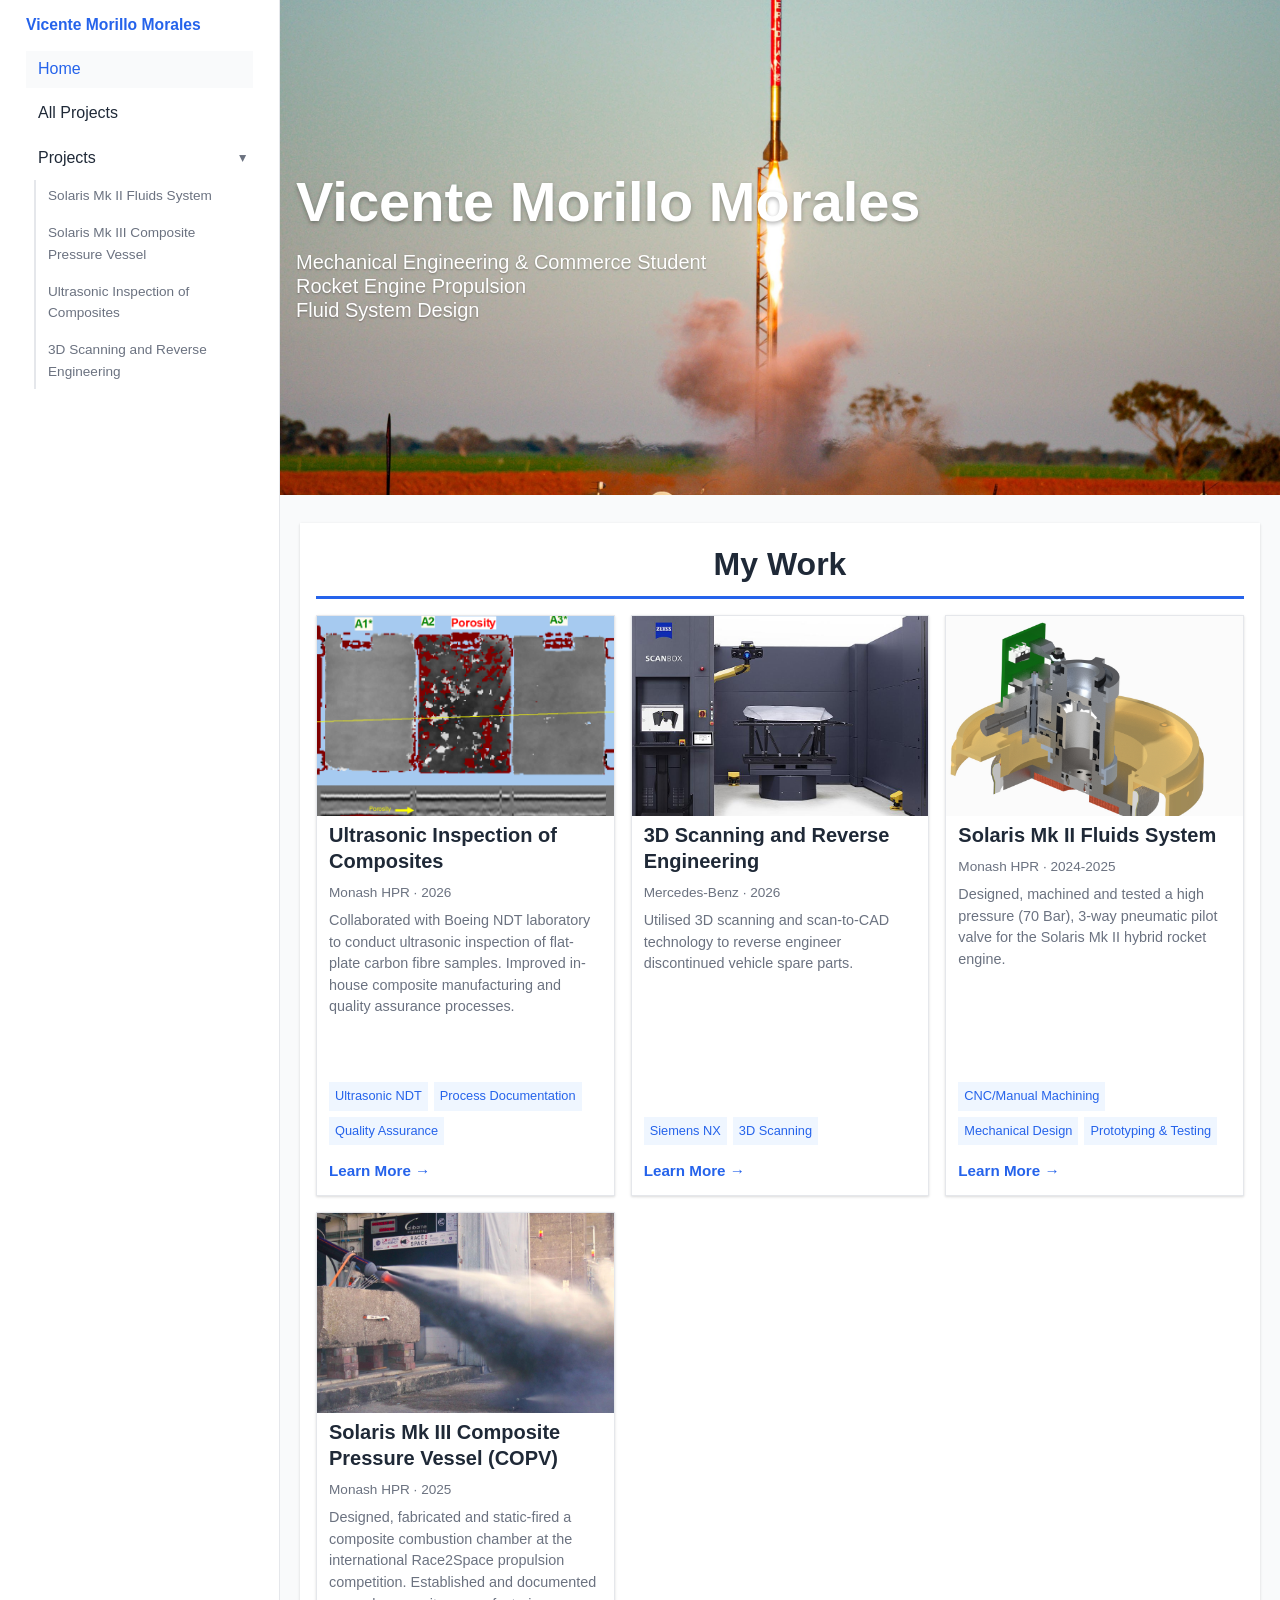
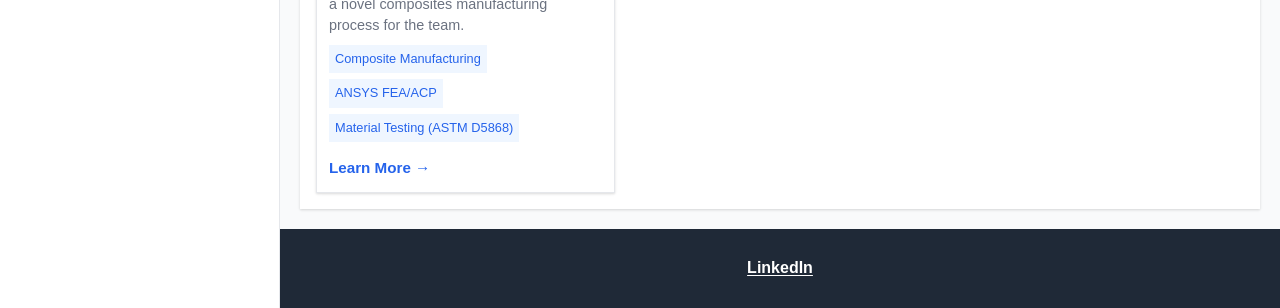
<file: index.html>
<!DOCTYPE html>
<html lang="en">
<head>
    <meta charset="UTF-8">
    <meta name="viewport" content="width=device-width, initial-scale=1.0">
    <title>Vicente Morillo Morales - Mechanical Engineering Student</title>
    <link rel="stylesheet" href="styles.css">
    <script src="project-data.js"></script>
    <script src="render-projects.js"></script>
    <script data-goatcounter="https://vicentemm.goatcounter.com/count" async src="//gc.zgo.at/count.js"></script>
<body class="home">

    <button class="nav-mobile-toggle" type="button" aria-expanded="false" aria-label="Open navigation">
        <span class="hamburger"></span>
    </button>
    <div class="page-shell">
        <div data-nav-root></div>

        <div class="page-content">
            <main>
                <!-- Full-Bleed Hero with responsive background image -->
                <section class="hero-fullbleed">
                    <div class="hero-overlay"></div>
                    <!-- Responsive hero image (loads eagerly) -->
                    <picture aria-hidden="true" class="hero-picture">
                        <img class="hero-bg" src="images/Meridian%20Launch%20Edit%201.jpg" srcset="images/Meridian%20Launch%20Edit%201.jpg" sizes="100vw" alt="Launch of Project Meridian" loading="eager" onerror="this.style.display='none'">
                    </picture>
                    <div class="hero-content-center">
                        <h1>Vicente Morillo Morales</h1>
                        <p class="hero-tagline">Mechanical Engineering &amp; Commerce Student<br>Rocket Engine Propulsion<br>Fluid System Design</p>
                    </div>
                </section>

                <!-- Featured Projects -->
                <div id="featured-projects-container">
                    <!-- Projects rendered by render-projects.js -->
                </div>

            </main>

        </div>
    </div>

    <script src="site.js"></script>
</body>
</html>
</file>
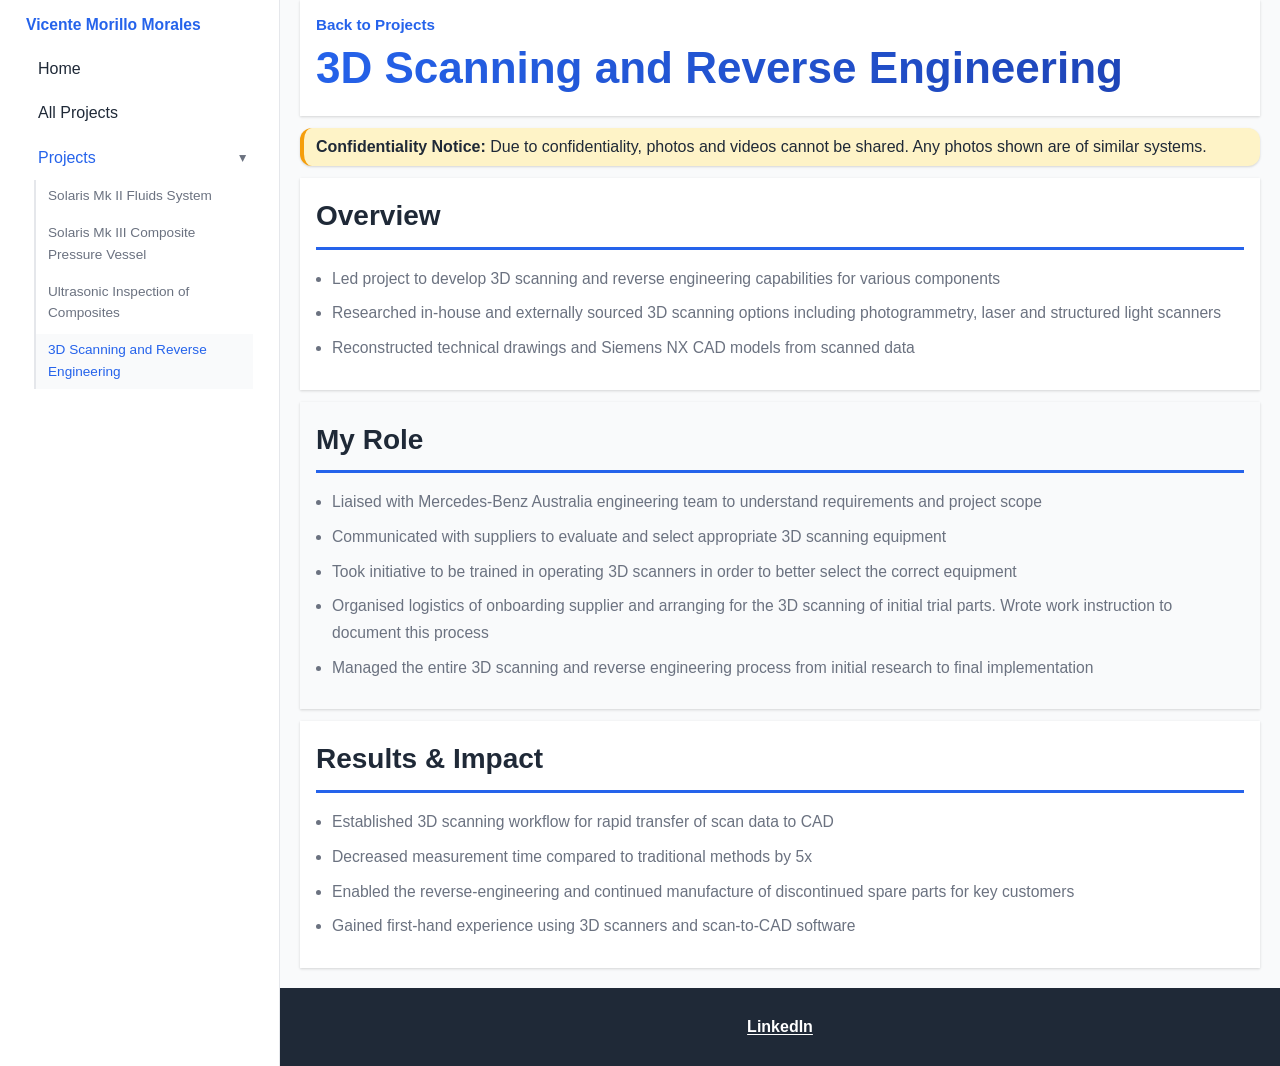
<file: 3dscan.html>
<!DOCTYPE html>
<html lang="en">
<head>
    <meta charset="UTF-8">
    <meta name="viewport" content="width=device-width, initial-scale=1.0">
    <title>3D Scanning and Reverse Engineering - Vicente Morillo Morales</title>
    <link rel="stylesheet" href="styles.css">
    <script src="project-data.js"></script>
    <script src="render-projects.js"></script>
    <script data-goatcounter="https://vicentemm.goatcounter.com/count" async src="//gc.zgo.at/count.js"></script>
</head>
<body class="case-study">

    <button class="nav-mobile-toggle" type="button" aria-expanded="false" aria-label="Open navigation">
        <span class="hamburger"></span>
    </button>
    <div class="page-shell">
        <div data-nav-root></div>

        <div class="page-content">

    <main class="case-study">
        <header class="case-study-header">
            <div class="case-study-header-content">
                <a href="projects.html" class="back-link">Back to Projects</a>
                <h1>3D Scanning and Reverse Engineering</h1>
            </div>
        </header>

        <div class="case-study-content">

            <div class="confidentiality-notice">
                <strong>Confidentiality Notice:</strong> Due to confidentiality, photos and videos cannot be shared. Any photos shown are of similar systems.
            </div>

            <section class="case-study-section">
                <h2>Overview</h2>
                <ul>
                    <li>Led project to develop 3D scanning and reverse engineering capabilities for various components</li>
                    <li>Researched in-house and externally sourced 3D scanning options including photogrammetry, laser and structured light scanners</li>
                    <li>Reconstructed technical drawings and Siemens NX CAD models from scanned data</li>
                </ul>
            </section>

            <section class="case-study-section alt-bg">
                <h2>My Role</h2>
                <ul>
                    <li>Liaised with Mercedes-Benz Australia engineering team to understand requirements and project scope</li>
                    <li>Communicated with suppliers to evaluate and select appropriate 3D scanning equipment</li>
                    <li>Took initiative to be trained in operating 3D scanners in order to better select the correct equipment</li>
                    <li>Organised logistics of onboarding supplier and arranging for the 3D scanning of initial trial parts. Wrote work instruction to document this process</li>
                    <li>Managed the entire 3D scanning and reverse engineering process from initial research to final implementation</li>
                </ul>
            </section>

            <section class="case-study-section">
                <h2>Results &amp; Impact</h2>
                <ul>
                    <li>Established 3D scanning workflow for rapid transfer of scan data to CAD</li>
                    <li>Decreased measurement time compared to traditional methods by 5x</li>
                    <li>Enabled the reverse-engineering and continued manufacture of discontinued spare parts for key customers</li>
                    <li>Gained first-hand experience using 3D scanners and scan-to-CAD software</li>
                </ul>
            </section>

        </div>
    </main>
    </div>

    <script src="site.js"></script>
    <script>
        // Smart back navigation based on referrer
        const backLink = document.querySelector('.back-link');
        const referrer = document.referrer;
        if (backLink && (referrer.includes('index.html') || referrer.endsWith('/'))) {
            backLink.href = 'index.html';
            backLink.textContent = 'Back to Home';
        }
    </script>
</body>
</html>
</file>
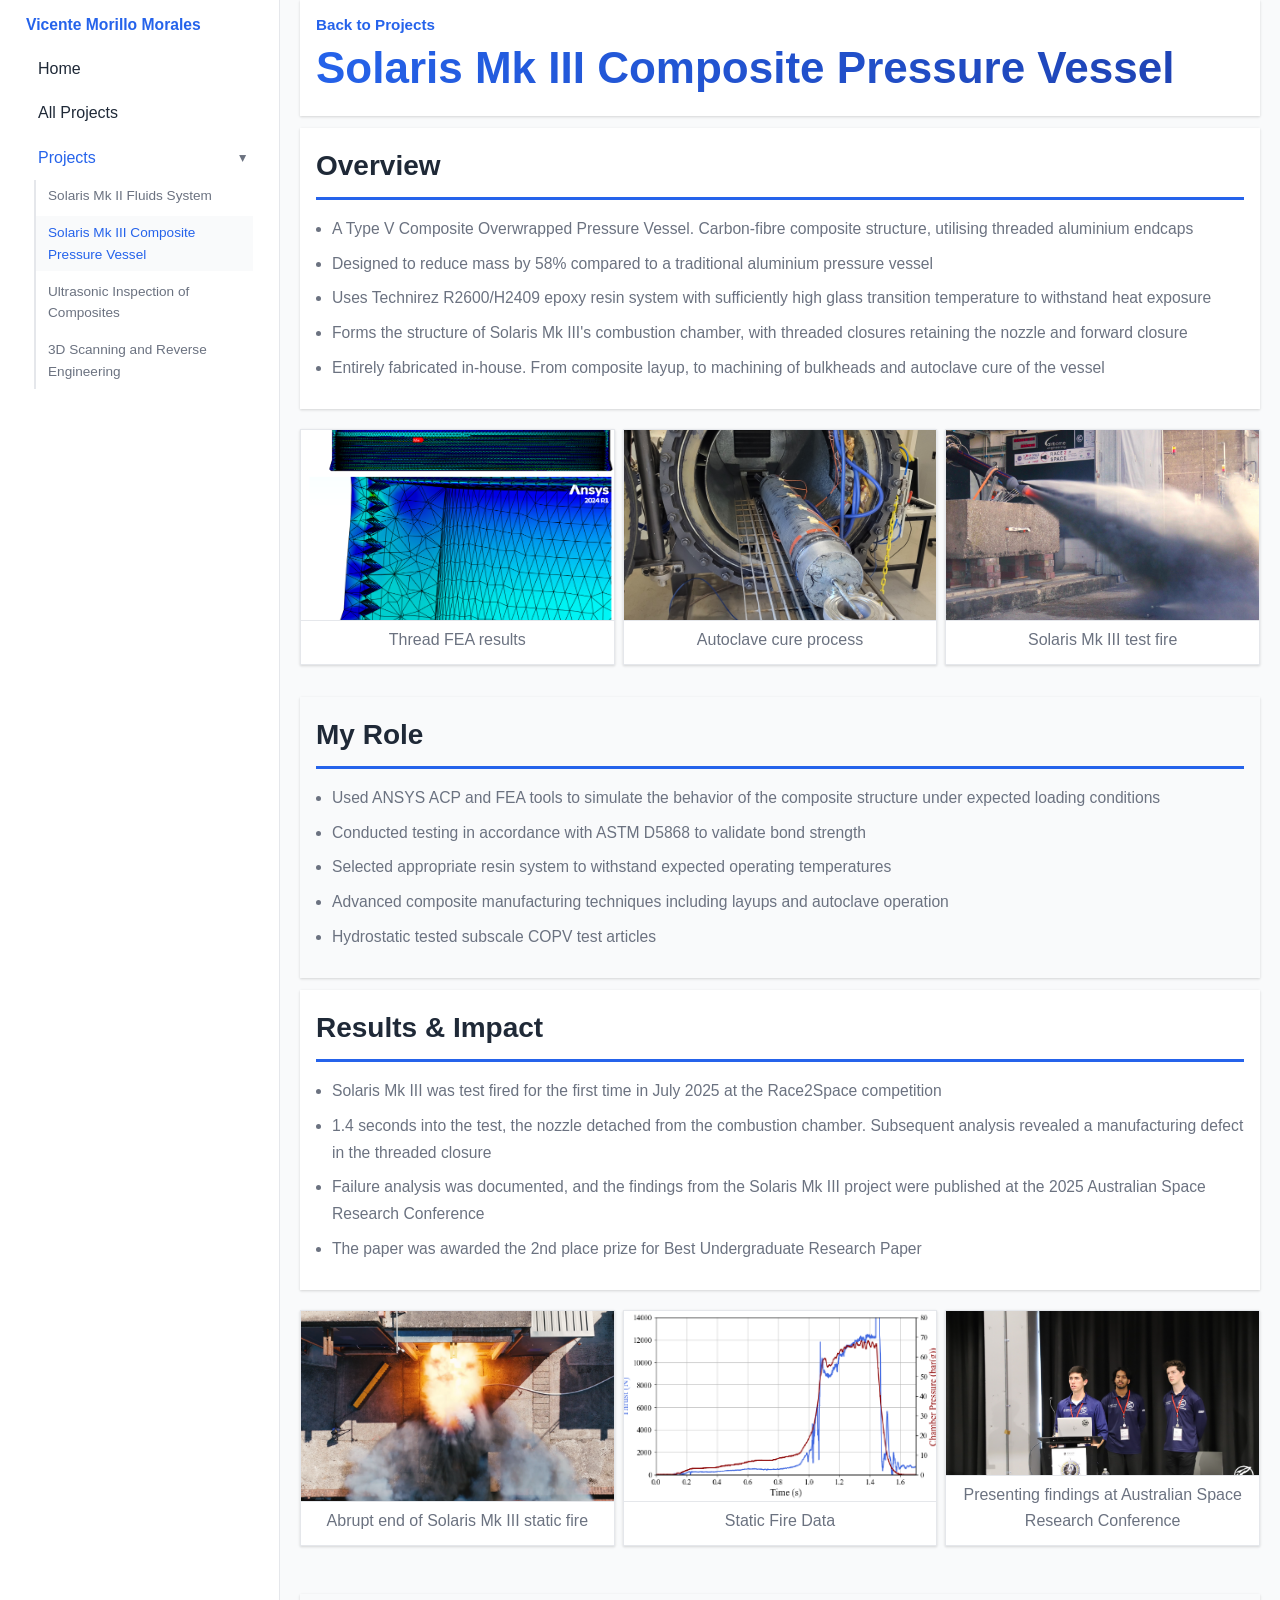
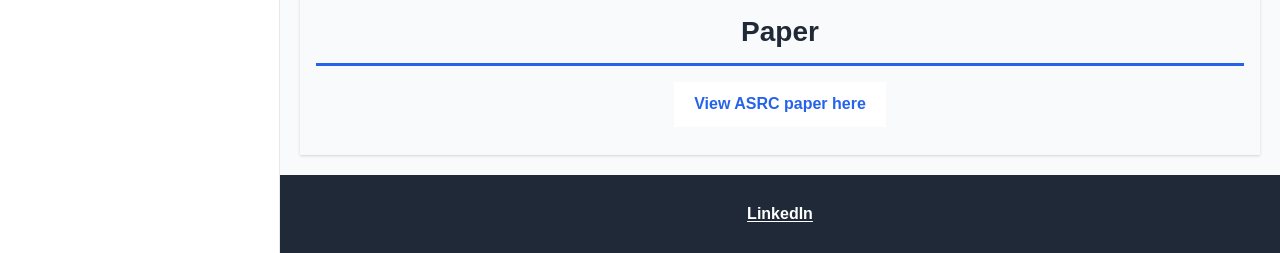
<file: copv.html>
<!DOCTYPE html>
<html lang="en">
<head>
    <meta charset="UTF-8">
    <meta name="viewport" content="width=device-width, initial-scale=1.0">
    <title>Solaris Mk III Composite Pressure Vessel - Vicente Morillo Morales</title>
    <link rel="stylesheet" href="styles.css">
    <script src="project-data.js"></script>
    <script src="render-projects.js"></script>
    <script data-goatcounter="https://vicentemm.goatcounter.com/count" async src="//gc.zgo.at/count.js"></script>
</head>
<body class="case-study">

    <button class="nav-mobile-toggle" type="button" aria-expanded="false" aria-label="Open navigation">
        <span class="hamburger"></span>
    </button>
    <div class="page-shell">
        <div data-nav-root></div>

        <div class="page-content">

    <main class="case-study">
        <header class="case-study-header">
            <div class="case-study-header-content">
                <a href="projects.html" class="back-link">Back to Projects</a>
                <h1>Solaris Mk III Composite Pressure Vessel</h1>
            </div>
        </header>

        <div class="case-study-content">
            <section class="case-study-section">
                <h2>Overview</h2>
                <ul>
                    <li>A Type V Composite Overwrapped Pressure Vessel. Carbon-fibre composite structure, utilising threaded aluminium endcaps</li>
                    <li>Designed to reduce mass by 58% compared to a traditional aluminium pressure vessel</li>
                    <li>Uses Technirez R2600/H2409 epoxy resin system with sufficiently high glass transition temperature to withstand heat exposure</li>
                    <li>Forms the structure of Solaris Mk III's combustion chamber, with threaded closures retaining the nozzle and forward closure</li>
                    <li>Entirely fabricated in-house. From composite layup, to machining of bulkheads and autoclave cure of the vessel</li>
                </ul>
            </section>

            <div class="media-row media-3up" style="margin-top: var(--spacing-md); margin-bottom: var(--spacing-xl); gap: var(--spacing-md); max-width: 100%; margin-left: auto; margin-right: auto;">
                <figure class="media-card">
                    <img src="images/Thread FEA.png" srcset="images/Thread FEA.png" sizes="(max-width:900px) 100vw, 28vw" alt="Thread FEA results" loading="lazy" onerror="this.style.display='none'">
                    <figcaption class="image-caption" style="text-align: center;">Thread FEA results</figcaption>
                </figure>
                <figure class="media-card">
                    <img src="images/Autoclave.jpg" srcset="images/Autoclave.jpg" sizes="(max-width:900px) 100vw, 28vw" alt="Autoclave cure process" loading="lazy" onerror="this.style.display='none'">
                    <figcaption class="image-caption" style="text-align: center;">Autoclave cure process</figcaption>
                </figure>
                <figure class="media-card">
                    <img src="images/Solaris Mk III test fire photo.jpg" srcset="images/Solaris Mk III test fire photo.jpg" sizes="(max-width:900px) 100vw, 28vw" alt="Solaris Mk III test fire" loading="lazy" onerror="this.style.display='none'">
                    <figcaption class="image-caption" style="text-align: center;">Solaris Mk III test fire</figcaption>
                </figure>
            </div>

            <section class="case-study-section alt-bg">
                <h2>My Role</h2>
                <ul>
                    <li>Used ANSYS ACP and FEA tools to simulate the behavior of the composite structure under expected loading conditions</li>
                    <li>Conducted testing in accordance with ASTM D5868 to validate bond strength</li>
                    <li>Selected appropriate resin system to withstand expected operating temperatures</li>
                    <li>Advanced composite manufacturing techniques including layups and autoclave operation</li>
                    <li>Hydrostatic tested subscale COPV test articles</li>
                </ul>
            </section>

            <section class="case-study-section">
                <h2>Results &amp; Impact</h2>
                <ul>
                    <li>Solaris Mk III was test fired for the first time in July 2025 at the Race2Space competition</li>
                    <li>1.4 seconds into the test, the nozzle detached from the combustion chamber. Subsequent analysis revealed a manufacturing defect in the threaded closure</li>
                    <li>Failure analysis was documented, and the findings from the Solaris Mk III project were published at the 2025 Australian Space Research Conference</li>
                    <li>The paper was awarded the 2nd place prize for Best Undergraduate Research Paper</li>
                </ul>
            </section>

            <div class="media-row media-3up" style="margin-top: var(--spacing-md); margin-bottom: var(--spacing-xl); gap: var(--spacing-md); max-width: 100%; margin-left: auto; margin-right: auto;">
                <figure class="media-card">
                    <img src="images/Solaris Mk3 explosion.png" srcset="images/Solaris Mk3 explosion.png" sizes="(max-width:900px) 100vw, 28vw" alt="Abrupt end of Solaris Mk III static fire" loading="lazy" onerror="this.style.display='none'">
                    <figcaption class="image-caption" style="text-align: center;">Abrupt end of Solaris Mk III static fire</figcaption>
                </figure>
                <figure class="media-card">
                    <img src="images/Mk III Static Fire Data.png" srcset="images/Mk III Static Fire Data.png" sizes="(max-width:900px) 100vw, 28vw" alt="Static Fire Data" loading="lazy" onerror="this.style.display='none'">
                    <figcaption class="image-caption" style="text-align: center;">Static Fire Data</figcaption>
                </figure>
                <figure class="media-card">
                    <img src="images/HPR Presentation.png" srcset="images/HPR Presentation.png" sizes="(max-width:900px) 100vw, 28vw" alt="Presenting findings at Australian Space Research Conference" loading="lazy" onerror="this.style.display='none'">
                    <figcaption class="image-caption" style="text-align: center;">Presenting findings at Australian Space Research Conference</figcaption>
                </figure>
            </div>

            <section class="case-study-section alt-bg" style="text-align: center; margin-top: var(--spacing-lg);">
                <h2>Paper</h2>
                <p>
                    <a class="btn-primary" href="https://drive.google.com/file/d/1ZzosLrcwhoi9225VCKkpWtpbc1eClDOF/view?usp=sharing" target="_blank" rel="noopener noreferrer">View ASRC paper here</a>
                </p>
            </section>

        </div>
    </main>
    </div>

    <script src="site.js"></script>
    <script>
        // Smart back navigation based on referrer
        const backLink = document.querySelector('.back-link');
        const referrer = document.referrer;
        if (backLink && (referrer.includes('index.html') || referrer.endsWith('/'))) {
            backLink.href = 'index.html';
            backLink.textContent = 'Back to Home';
        }
    </script>
</body>
</html>
</file>
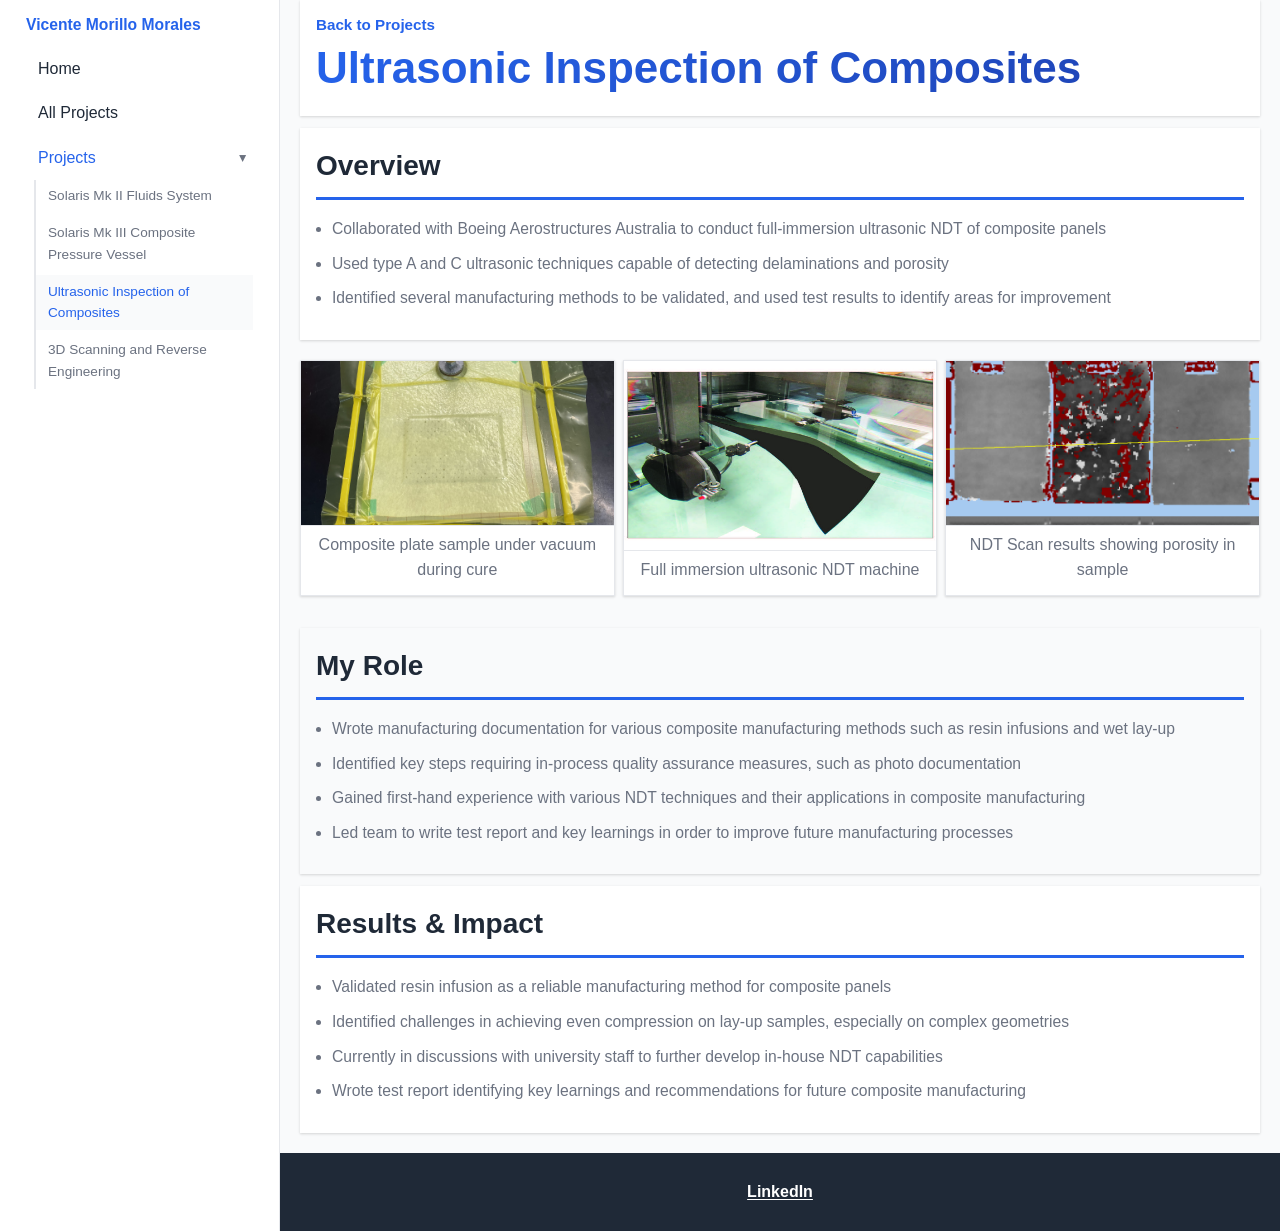
<file: ndt.html>
<!DOCTYPE html>
<html lang="en">
<head>
    <meta charset="UTF-8">
    <meta name="viewport" content="width=device-width, initial-scale=1.0">
    <title>Ultrasonic Inspection of Composites - Vicente Morillo Morales</title>
    <link rel="stylesheet" href="styles.css">
    <script src="project-data.js"></script>
    <script src="render-projects.js"></script>
    <script data-goatcounter="https://vicentemm.goatcounter.com/count" async src="//gc.zgo.at/count.js"></script>
</head>
<body class="case-study">

    <button class="nav-mobile-toggle" type="button" aria-expanded="false" aria-label="Open navigation">
        <span class="hamburger"></span>
    </button>
    <div class="page-shell">
        <div data-nav-root></div>

        <div class="page-content">

    <main class="case-study">
        <header class="case-study-header">
            <div class="case-study-header-content">
                <a href="projects.html" class="back-link">Back to Projects</a>
                <h1>Ultrasonic Inspection of Composites</h1>
            </div>
        </header>

        <div class="case-study-content">
            <section class="case-study-section">
                <h2>Overview</h2>
                <ul>
                    <li>Collaborated with Boeing Aerostructures Australia to conduct full-immersion ultrasonic NDT of composite panels</li>
                    <li>Used type A and C ultrasonic techniques capable of detecting delaminations and porosity</li>
                    <li>Identified several manufacturing methods to be validated, and used test results to identify areas for improvement</li>
                </ul>
            </section>

            <div class="media-row media-3up" style="margin-top: var(--spacing-md); margin-bottom: var(--spacing-xl); gap: var(--spacing-md); max-width: 100%; margin-left: auto; margin-right: auto;">
                <figure class="media-card">
                    <img src="images/Layup Vac.jpg" srcset="images/Layup Vac.jpg" sizes="(max-width:900px) 100vw, 28vw" alt="Composite plate sample under vacuum during cure" loading="lazy" onerror="this.style.display='none'">
                    <figcaption class="image-caption" style="text-align: center;">Composite plate sample under vacuum during cure</figcaption>
                </figure>
                <figure class="media-card">
                    <img src="images/Immersion NDT.jpg" srcset="images/Immersion NDT.jpg" sizes="(max-width:900px) 100vw, 28vw" alt="Full immersion ultrasonic NDT machine" loading="lazy" onerror="this.style.display='none'">
                    <figcaption class="image-caption" style="text-align: center;">Full immersion ultrasonic NDT machine</figcaption>
                </figure>
                <figure class="media-card">
                    <img src="images/NDT_Scan.png" srcset="images/NDT_Scan.png" sizes="(max-width:900px) 100vw, 28vw" alt="NDT Scan results showing porosity in sample" loading="lazy" onerror="this.style.display='none'">
                    <figcaption class="image-caption" style="text-align: center;">NDT Scan results showing porosity in sample</figcaption>
                </figure>
            </div>

            <section class="case-study-section alt-bg">
                <h2>My Role</h2>
                <ul>
                    <li>Wrote manufacturing documentation for various composite manufacturing methods such as resin infusions and wet lay-up</li>
                    <li>Identified key steps requiring in-process quality assurance measures, such as photo documentation</li>
                    <li>Gained first-hand experience with various NDT techniques and their applications in composite manufacturing</li>
                    <li>Led team to write test report and key learnings in order to improve future manufacturing processes</li>
                </ul>
            </section>

            <section class="case-study-section">
                <h2>Results &amp; Impact</h2>
                <ul>
                    <li>Validated resin infusion as a reliable manufacturing method for composite panels</li>
                    <li>Identified challenges in achieving even compression on lay-up samples, especially on complex geometries</li>
                    <li>Currently in discussions with university staff to further develop in-house NDT capabilities</li>
                    <li>Wrote test report identifying key learnings and recommendations for future composite manufacturing</li>
                </ul>
            </section>

        </div>
    </main>
    </div>

    <script src="site.js"></script>
    <script>
        // Smart back navigation based on referrer
        const backLink = document.querySelector('.back-link');
        const referrer = document.referrer;
        if (backLink && (referrer.includes('index.html') || referrer.endsWith('/'))) {
            backLink.href = 'index.html';
            backLink.textContent = 'Back to Home';
        }
    </script>
</body>
</html>
</file>
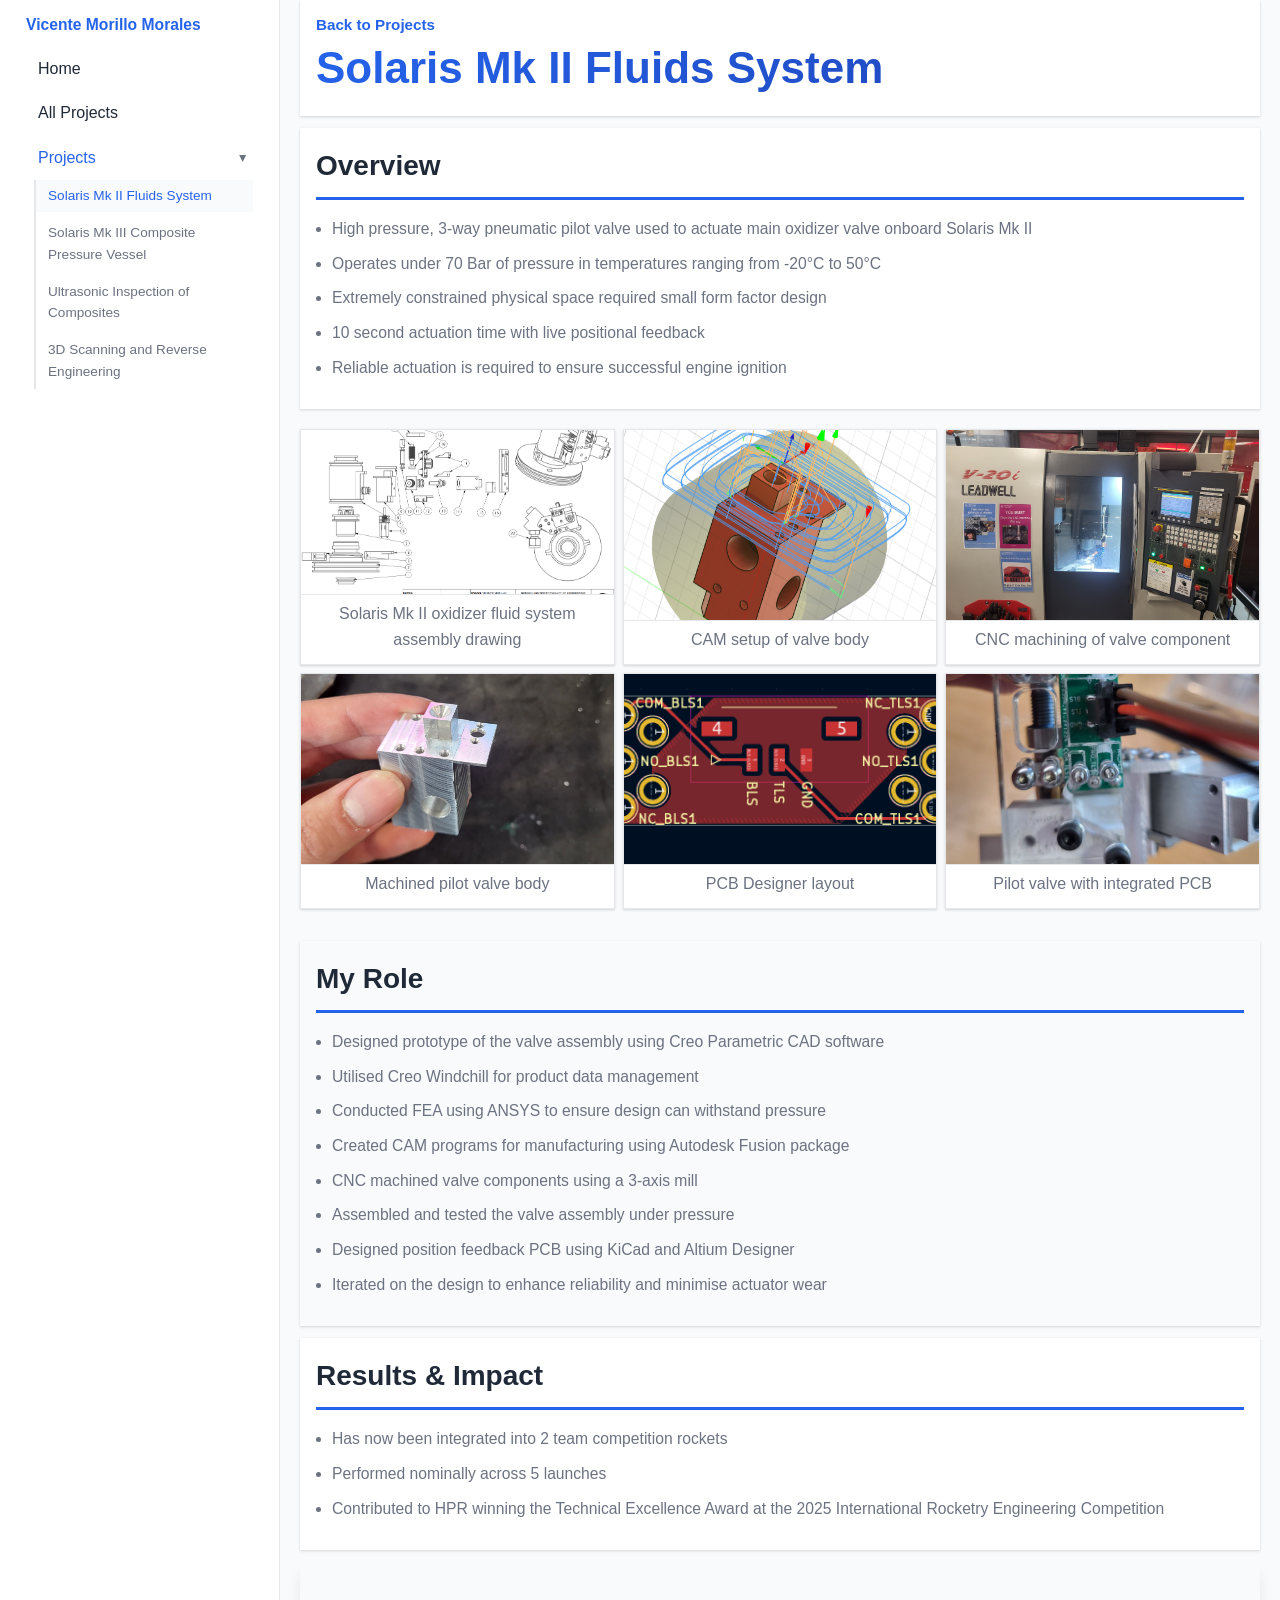
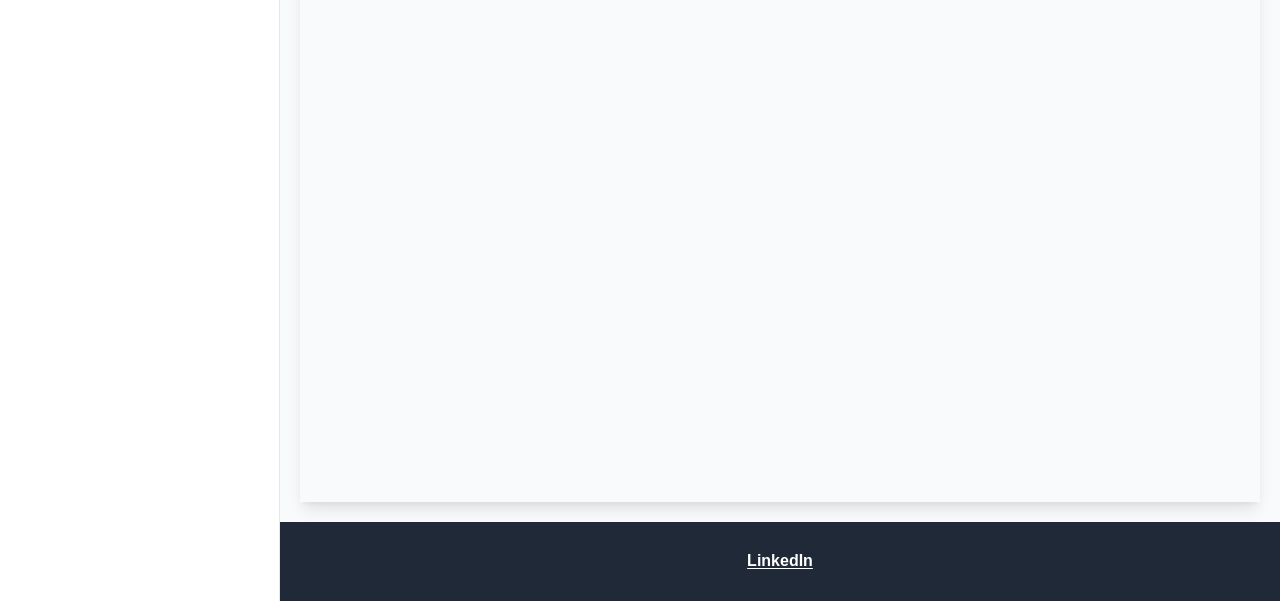
<file: pilot-valve.html>
<!DOCTYPE html>
<html lang="en">
<head>
    <meta charset="UTF-8">
    <meta name="viewport" content="width=device-width, initial-scale=1.0">
    <title>Solaris Mk II Fluids System - Vicente Morillo Morales</title>
    <link rel="stylesheet" href="styles.css">
    <script src="project-data.js"></script>
    <script src="render-projects.js"></script>
    <script data-goatcounter="https://vicentemm.goatcounter.com/count" async src="//gc.zgo.at/count.js"></script>
</head>
<body class="case-study">

    <button class="nav-mobile-toggle" type="button" aria-expanded="false" aria-label="Open navigation">
        <span class="hamburger"></span>
    </button>
    <div class="page-shell">
        <div data-nav-root></div>

        <div class="page-content">

    <main class="case-study">
        <header class="case-study-header">
            <div class="case-study-header-content">
                <a href="projects.html" class="back-link">Back to Projects</a>
                <h1>Solaris Mk II Fluids System</h1>
            </div>
        </header>

        <div class="case-study-content">
            <section class="case-study-section">
                <h2>Overview</h2>
                <ul>
                    <li>High pressure, 3-way pneumatic pilot valve used to actuate main oxidizer valve onboard Solaris Mk II</li>
                    <li>Operates under 70 Bar of pressure in temperatures ranging from -20°C to 50°C</li>
                    <li>Extremely constrained physical space required small form factor design</li>
                    <li>10 second actuation time with live positional feedback</li>
                    <li>Reliable actuation is required to ensure successful engine ignition</li>
                </ul>
            </section>

            <div class="media-row media-3up" style="margin-top: var(--spacing-md); margin-bottom: var(--spacing-xl); gap: var(--spacing-md); max-width: 100%; margin-left: auto; margin-right: auto;">
                <figure class="media-card">
                    <img src="images/PV Drawing.png" srcset="images/PV Drawing.png" sizes="(max-width:900px) 100vw, 28vw" alt="Solaris Mk II oxidizer fluid system assembly drawing" loading="lazy" onerror="this.style.display='none'">
                    <figcaption class="image-caption" style="text-align: center;">Solaris Mk II oxidizer fluid system assembly drawing</figcaption>
                </figure>
                <figure class="media-card">
                    <img src="images/PV CAM.png" srcset="images/PV CAM.png" sizes="(max-width:900px) 100vw, 28vw" alt="CAM setup of valve body" loading="lazy" onerror="this.style.display='none'">
                    <figcaption class="image-caption" style="text-align: center;">CAM setup of valve body</figcaption>
                </figure>
                <figure class="media-card">
                    <img src="images/Leadwell.jpg" srcset="images/Leadwell.jpg" sizes="(max-width:900px) 100vw, 28vw" alt="CNC machining of valve component" loading="lazy" onerror="this.style.display='none'">
                    <figcaption class="image-caption" style="text-align: center;">CNC machining of valve component</figcaption>
                </figure>
                <figure class="media-card">
                    <img src="images/PV in Hand.jpg" srcset="images/PV in Hand.jpg" sizes="(max-width:900px) 100vw, 28vw" alt="Machined pilot valve body" loading="lazy" onerror="this.style.display='none'">
                    <figcaption class="image-caption" style="text-align: center;">Machined pilot valve body</figcaption>
                </figure>
                <figure class="media-card">
                    <img src="images/PCB Designer.png" srcset="images/PCB Designer.png" sizes="(max-width:900px) 100vw, 28vw" alt="PCB Designer layout" loading="lazy" onerror="this.style.display='none'">
                    <figcaption class="image-caption" style="text-align: center;">PCB Designer layout</figcaption>
                </figure>
                <figure class="media-card">
                    <img src="images/Pv with PCB.jpg" srcset="images/Pv with PCB.jpg" sizes="(max-width:900px) 100vw, 28vw" alt="Pilot valve with integrated PCB" loading="lazy" onerror="this.style.display='none'">
                    <figcaption class="image-caption" style="text-align: center;">Pilot valve with integrated PCB</figcaption>
                </figure>
            </div>

            <section class="case-study-section alt-bg">
                <h2>My Role</h2>
                <ul>
                    <li>Designed prototype of the valve assembly using Creo Parametric CAD software</li>
                    <li>Utilised Creo Windchill for product data management</li>
                    <li>Conducted FEA using ANSYS to ensure design can withstand pressure</li>
                    <li>Created CAM programs for manufacturing using Autodesk Fusion package</li>
                    <li>CNC machined valve components using a 3-axis mill</li>
                    <li>Assembled and tested the valve assembly under pressure</li>
                    <li>Designed position feedback PCB using KiCad and Altium Designer</li>
                    <li>Iterated on the design to enhance  reliability and minimise actuator wear</li>
                </ul>
            </section>

            <section class="case-study-section">
                <h2>Results &amp; Impact</h2>
                <ul>
                    <li>Has now been integrated into 2 team competition rockets</li>
                    <li>Performed nominally across 5 launches</li>
                    <li>Contributed to HPR winning the Technical Excellence Award at the 2025 International Rocketry Engineering Competition</li>
                </ul>
            </section>

            <div class="video-embed-row" style="display:flex; flex-direction:column; gap:var(--spacing-md);">
                <div class="video-embed-container embed-16x9" style="overflow: hidden;">
                    <iframe width="560" height="315" src="https://www.youtube.com/embed/gksVLuYr6OE?si=Jk7580rF9cJontod" title="YouTube video player" frameborder="0" allow="accelerometer; autoplay; clipboard-write; encrypted-media; gyroscope; picture-in-picture; web-share" referrerpolicy="strict-origin-when-cross-origin" allowfullscreen></iframe>
                    <p class="video-caption">Drone footage of Project Zenith test launch. Filmed on my DJI Mavic Mini.</p>
                </div>
            </div>

        </div>
    </main>
    </div>

    <script src="site.js"></script>
    <script>
        // Smart back navigation based on referrer
        const backLink = document.querySelector('.back-link');
        const referrer = document.referrer;
        if (backLink && (referrer.includes('index.html') || referrer.endsWith('/'))) {
            backLink.href = 'index.html';
            backLink.textContent = 'Back to Home';
        }
    </script>
</body>
</html>
</file>
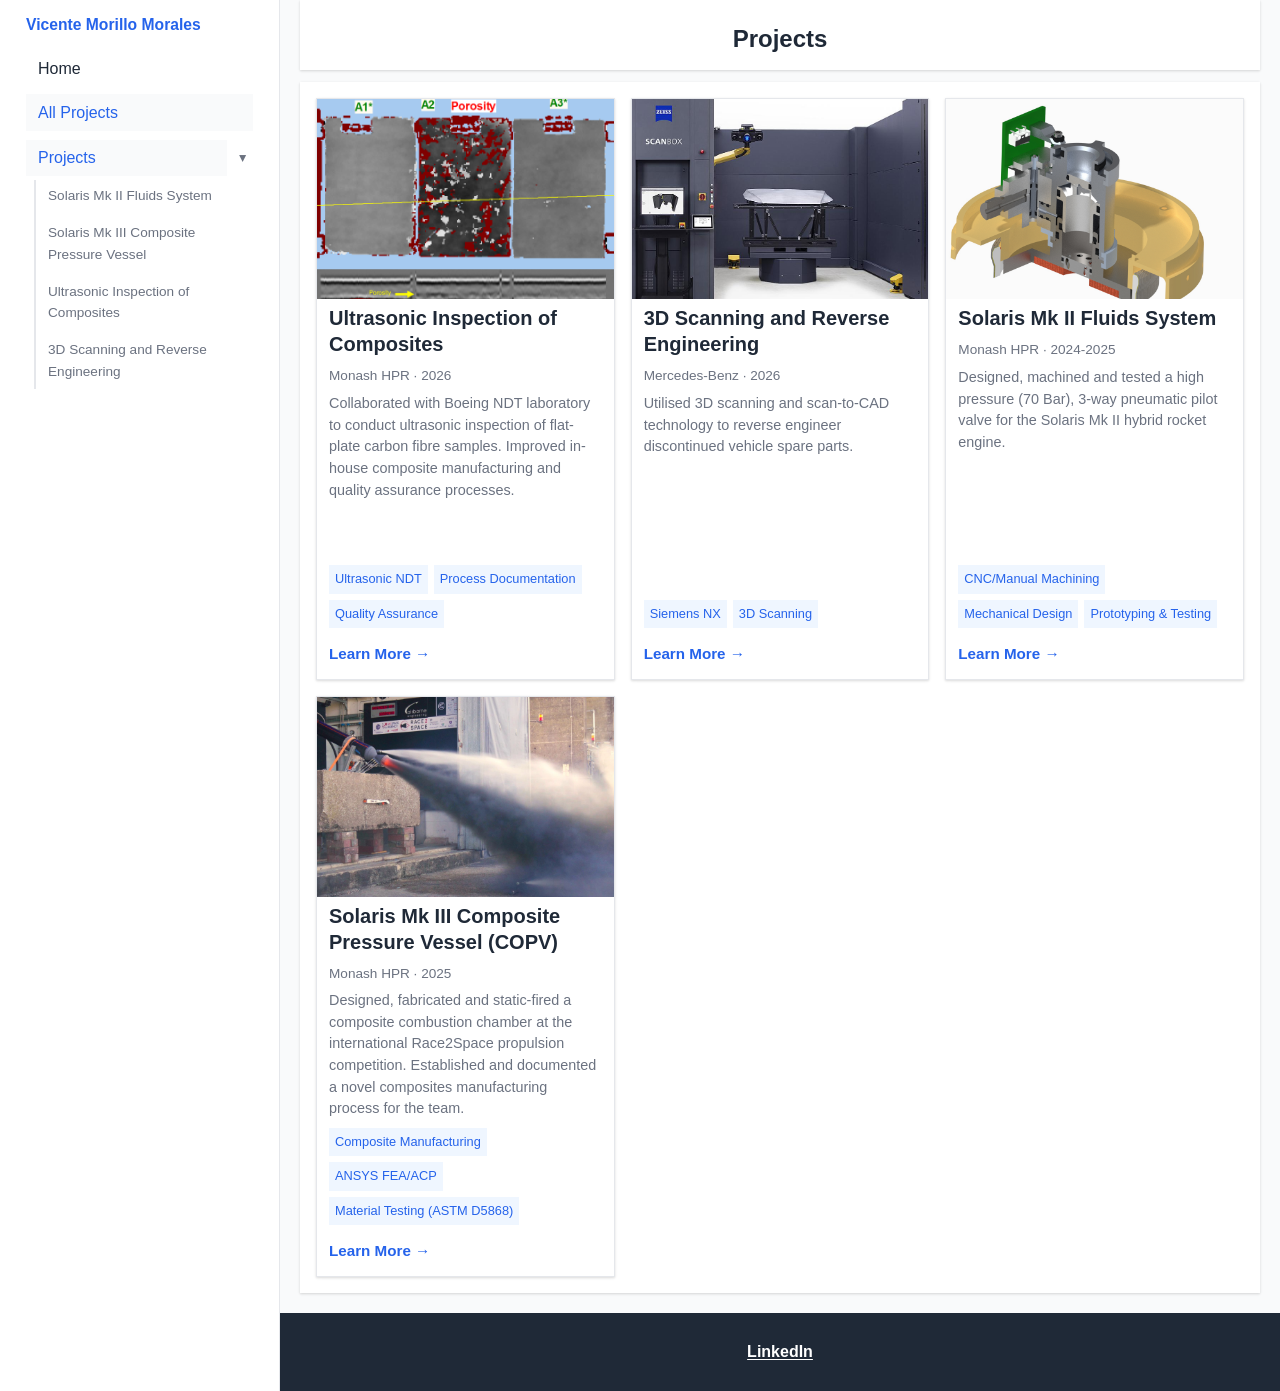
<file: projects.html>
<!DOCTYPE html>
<html lang="en">
<head>
    <meta charset="UTF-8">
    <meta name="viewport" content="width=device-width, initial-scale=1.0">
    <title>Vicente Morillo Morales - Mechanical Engineering Student</title>
    <link rel="stylesheet" href="styles.css">
    <script src="project-data.js"></script>
    <script src="render-projects.js"></script>
    <script data-goatcounter="https://vicentemm.goatcounter.com/count" async src="//gc.zgo.at/count.js"></script>
</head>
<body class="projects">

    <button class="nav-mobile-toggle" type="button" aria-expanded="false" aria-label="Open navigation">
        <span class="hamburger"></span>
    </button>
    <div class="page-shell">
        <div data-nav-root></div>

        <div class="page-content">
            <main>
                <section class="page-header-clean">
                    <h1>Projects</h1>
                </section>

                <!-- ALL PROJECTS SECTIONS -->
                <div id="all-projects-container">
                    <!-- Projects rendered by render-projects.js -->
                </div>

            </main>

            
        </div>
    </div>

    <script src="site.js"></script>
</body>
</html>
</file>
<file: styles.css>
/* Global Styles */
* {
    margin: 0;
    padding: 0;
    box-sizing: border-box;
}

:root {
    --primary-color: #2563eb;
    --secondary-color: #1e40af;
    --accent-color: #3b82f6;
    --text-primary: #1f2937;
    --text-secondary: #6b7280;
    --bg-primary: #ffffff;
    --bg-secondary: #f9fafb;
    --border-color: #e5e7eb;
    --card-shadow: 0 1px 3px 0 rgba(0, 0, 0, 0.1), 0 1px 2px 0 rgba(0, 0, 0, 0.06);
    --card-shadow-hover: 0 10px 15px -3px rgba(0, 0, 0, 0.1), 0 4px 6px -2px rgba(0, 0, 0, 0.05);
    
    /* Spacing System */
    --spacing-xs: 0.25rem;   /* 4px - tiny elements like small tags */
    --spacing-sm: 0.375rem;  /* 6px - compact spacing */
    --spacing-md: 0.5rem;    /* 8px - standard small spacing */
    --spacing-base: 0.75rem; /* 12px - base unit */
    --spacing-lg: 1rem;      /* 16px - comfortable spacing */
    --spacing-xl: 1.25rem;   /* 20px - generous spacing */
    --spacing-2xl: 1.75rem;  /* 28px - large sections */
    --spacing-3xl: 2.5rem;   /* 40px - extra large sections */
    --spacing-4xl: 3.5rem;   /* 56px - hero sections */
    
    /* Max-Width System */
    --width-text: 800px;     /* Reading-optimized text content */
    --width-content: 1200px; /* Standard content container */
    --width-wide: 1400px;    /* Wide layouts for portfolios/galleries */
}

html {
    overflow-y: auto;
    scrollbar-width: thin;
    scrollbar-color: var(--border-color) transparent;
}

html::-webkit-scrollbar {
    width: 12px;
}

html::-webkit-scrollbar-track {
    background: var(--bg-primary);
}

html::-webkit-scrollbar-thumb {
    background-color: var(--border-color);
    border-radius: 999px;
    border: 4px solid var(--bg-primary);
    box-shadow: inset 0 0 0 1px rgba(0, 0, 0, 0.04);
}

html:hover::-webkit-scrollbar-thumb {
    background-color: var(--primary-color);
    border-color: var(--bg-primary);
}

body {
    font-family: -apple-system, BlinkMacSystemFont, 'Segoe UI', Roboto, 'Helvetica Neue', Arial, sans-serif;
    line-height: 1.6;
    color: var(--text-primary);
    background-color: var(--bg-secondary);
    overflow-x: hidden;
    overflow-y: auto;
    scrollbar-width: thin;
    -ms-overflow-style: none;
}

body::-webkit-scrollbar {
    width: 12px;
}

body::-webkit-scrollbar-track {
    background: var(--bg-primary);
}

body::-webkit-scrollbar-thumb {
    background-color: var(--border-color);
    border-radius: 999px;
    border: 4px solid var(--bg-primary);
    box-shadow: inset 0 0 0 1px rgba(0, 0, 0, 0.04);
}

body:hover::-webkit-scrollbar-thumb {
    background-color: var(--primary-color);
    border-color: var(--bg-primary);
}

/* Buttons */
.btn-primary, .btn-secondary {
    padding: var(--spacing-md) var(--spacing-xl);
    font-size: 1rem;
    font-weight: 600;
    text-decoration: none;
    border-radius: 0;
    transition: all 0.3s ease;
    display: inline-block;
}

.btn-primary {
    background-color: white;
    color: var(--primary-color);
}

.btn-primary:hover {
    transform: translateY(-2px);
    box-shadow: 0 10px 20px rgba(0, 0, 0, 0.2);
}

.btn-secondary {
    background-color: transparent;
    color: white;
    border: 2px solid white;
}

.btn-secondary:hover {
    background-color: white;
    color: var(--primary-color);
    transform: translateY(-2px);
}

.logo {
    font-size: 1.5rem;
    font-weight: 700;
    color: var(--primary-color);
    text-decoration: none;
    transition: color 0.3s ease;
}

.logo:hover {
    color: var(--secondary-color);
}

/* Layout shell with left navigation */
.page-shell {
    display: grid;
    grid-template-columns: 280px minmax(0, 1fr);
    column-gap: 0;
    min-height: 100vh;
    padding: 0;
    width: 100%;
}

.side-nav {
    background: var(--bg-primary);
    border-right: 1px solid var(--border-color);
    padding: var(--spacing-lg);
    position: sticky;
    top: 0;
    min-height: 100vh; /* allow nav column to grow with page length */
    overflow-y: auto;
    scrollbar-gutter: stable both-edges;
    display: flex;
    flex-direction: column;
    gap: var(--spacing-base);
    scrollbar-width: thin;
    scrollbar-color: var(--border-color) transparent;
}

.side-nav::-webkit-scrollbar {
    width: 12px;
}

.side-nav::-webkit-scrollbar-track {
    background: var(--bg-primary);
}

.side-nav::-webkit-scrollbar-thumb {
    background-color: var(--border-color);
    border-radius: 999px;
    border: 4px solid var(--bg-primary);
    box-shadow: inset 0 0 0 1px rgba(0, 0, 0, 0.04);
}

.side-nav:hover::-webkit-scrollbar-thumb {
    background-color: var(--primary-color);
    border-color: var(--bg-primary);
}

.side-nav-brand .logo {
    display: block;
    margin-bottom: var(--spacing-xs);
    font-size: 0.98rem; /* smaller */
    line-height: 1.2;
}

.side-nav-links {
    display: flex;
    flex-direction: column;
    gap: 0.4rem;
}

.nav-group-head {
    display: flex;
    align-items: center;
    gap: var(--spacing-sm);
}

.nav-group-link {
    flex: 1;
    text-decoration: none;
    color: var(--text-primary);
    padding: 0.35rem 0.75rem;
    border-radius: 0;
    transition: background-color 0.2s ease, color 0.2s ease;
    font-weight: 500;
}

.nav-group-link:hover {
    background: var(--bg-secondary);
    color: var(--primary-color);
}

.nav-group-link.active {
    background: var(--bg-secondary);
    color: var(--primary-color);
}

.nav-group-toggle {
    border: none;
    background: transparent;
    border-radius: 0;
    padding: 0.35rem 0.4rem;
    display: grid;
    place-items: center;
    cursor: pointer;
    transition: color 0.15s ease;
}

.nav-group-toggle:hover {
    background: transparent;
    border-color: transparent;
    color: var(--primary-color);
}

.nav-link,
.nav-sublink,
.nav-group-link {
    display: flex;
    align-items: center;
    justify-content: space-between;
    text-decoration: none;
    color: var(--text-primary);
    padding: 0.35rem 0.75rem;
    border-radius: 0;
    transition: background-color 0.2s ease, color 0.2s ease;
    border: none;
    background: transparent;
    font: inherit;
    cursor: pointer;
    text-align: left;
}

.nav-link:hover,
.nav-sublink:hover {
    background: var(--bg-secondary);
}

.nav-link.active,
.nav-sublink.active {
    background: var(--bg-secondary);
    color: var(--primary-color);
    font-weight: 500;
}

.nav-group {
    display: flex;
    flex-direction: column;
    gap: 0.2rem;
    padding: 0.15rem 0;
}

.nav-group-toggle .chevron {
    transition: transform 0.2s ease;
    font-size: 0.85rem;
    color: var(--text-secondary);
}

.nav-group.open .chevron {
    transform: rotate(90deg);
}

.nav-submenu {
    display: none;
    flex-direction: column;
    gap: 0.25rem;
    border-left: 2px solid var(--border-color);
    margin-left: 0.5rem;
}

.nav-group.open .nav-submenu {
    display: flex;
}

.nav-sublink {
    color: var(--text-secondary);
    font-size: 0.85rem;
}

.nav-sublink:hover {
    color: var(--text-primary);
}

.nav-group.active-group .nav-group-link {
    color: var(--primary-color);
}

.nav-link.nav-cta {
    color: var(--text-primary);
    font-weight: 400;
}

.nav-overlay {
    display: none;
}

.nav-mobile-toggle {
    display: none;
    position: fixed;
    top: var(--spacing-base);
    left: var(--spacing-base);
    width: 44px;
    height: 44px;
    border-radius: 12px;
    border: 1px solid var(--border-color);
    background: var(--bg-primary);
    box-shadow: var(--card-shadow);
    z-index: 1300;
    align-items: center;
    justify-content: center;
    padding: 0;
}

.mobile-top-bar {
    display: none;
    position: sticky;
    top: 0;
    z-index: 1250;
    height: 56px;
    padding: 0 var(--spacing-base);
    align-items: center;
    gap: var(--spacing-base);
    background: var(--bg-primary);
    border-bottom: 1px solid var(--border-color);
}

.mobile-top-bar .logo {
    margin-left: auto;
    font-size: 1rem;
}


.nav-mobile-toggle .hamburger,
.nav-mobile-toggle .hamburger::before,
.nav-mobile-toggle .hamburger::after {
    display: block;
    width: 20px;
    height: 2px;
    background: var(--text-primary);
    position: relative;
    transition: transform 0.2s ease, opacity 0.2s ease;
    content: '';
}

.nav-mobile-toggle .hamburger::before {
    position: absolute;
    top: -6px;
    left: 0;
}

.nav-mobile-toggle .hamburger::after {
    position: absolute;
    bottom: -6px;
    left: 0;
}

.nav-open .nav-mobile-toggle .hamburger {
    transform: rotate(45deg);
}

.nav-open .nav-mobile-toggle .hamburger::before {
    transform: rotate(-90deg) translate(-6px, 0);
}

.nav-open .nav-mobile-toggle .hamburger::after {
    opacity: 0;
}

.nav-open {
    overflow: hidden;
}

.page-content {
    display: flex;
    flex-direction: column;
    min-height: 100vh;
    scrollbar-width: none;
    -ms-overflow-style: none;
    padding: 0 var(--spacing-xl);
}

.page-content::-webkit-scrollbar {
    display: none;
}

.page-content footer {
    margin-top: auto;
    margin-left: calc(-1 * var(--spacing-2xl));
    width: calc(100% + 2 * var(--spacing-2xl));
    box-sizing: border-box;
}

@media (max-width: 1024px) {
    .page-shell {
        grid-template-columns: 1fr;
        padding: 0;
        row-gap: var(--spacing-lg);
    }

    .mobile-top-bar {
        display: flex;
    }

    .side-nav {
        position: fixed;
        inset: 0;
        width: 280px;
        max-width: 80vw;
        padding: var(--spacing-xl);
        transform: translateX(-100%);
        transition: transform 0.25s ease;
        z-index: 1200;
        background: var(--bg-primary);
        box-shadow: var(--card-shadow);
        border-right: 1px solid var(--border-color);
    }

    .nav-open .side-nav {
        transform: translateX(0);
    }

    .nav-overlay {
        display: block;
        position: fixed;
        inset: 0;
        background: rgba(0, 0, 0, 0.35);
        opacity: 0;
        pointer-events: none;
        transition: opacity 0.2s ease;
        z-index: 1100;
    }

    .nav-open .nav-overlay {
        opacity: 1;
        pointer-events: auto;
    }

    .page-content {
        padding: 0 var(--spacing-lg);
    }

    main.case-study {
        padding: 0 0 var(--spacing-lg);
    }

    /* Ensure footer remains full-bleed on narrower layouts */
    .page-content footer {
        margin-left: calc(-1 * var(--spacing-lg));
        width: calc(100% + 2 * var(--spacing-lg));
    }

    .nav-mobile-toggle {
        display: inline-flex;
    }

    .mobile-top-bar .nav-mobile-toggle {
        position: static;
        top: auto;
        left: auto;
        box-shadow: none;
    }

    body.home .hero-fullbleed {
        margin: 0 calc(-1 * var(--spacing-lg)) var(--spacing-2xl);
        width: calc(100% + 2 * var(--spacing-lg));
    }

    .nav-open .nav-mobile-toggle {
        left: auto;
        right: auto;
    }

    body.home.nav-open .nav-mobile-toggle {
        left: auto;
        right: var(--spacing-base);
    }
}

@media (max-width: 640px) {
    .page-shell {
        padding: 0;
    }

    .side-nav {
        padding: var(--spacing-lg);
    }

    .nav-link,
    .nav-sublink {
        padding: 0.5rem 0.75rem;
    }

    .page-content {
        padding: 0 var(--spacing-base);
    }

    main.case-study {
        padding: 0 0 var(--spacing-base);
    }

    /* Footer full-bleed for small screens */
    .page-content footer {
        margin-left: calc(-1 * var(--spacing-base));
        width: calc(100% + 2 * var(--spacing-base));
    }

    body.home .hero-fullbleed {
        margin: 0 calc(-1 * var(--spacing-base)) var(--spacing-2xl);
        width: calc(100% + 2 * var(--spacing-base));
    }
}

/* Container */
.container {
    max-width: var(--width-content);
    margin: 0 auto;
    padding: var(--spacing-base);
}

/* Sections */
section {
    background-color: var(--bg-primary);
    padding: var(--spacing-lg);
    margin-bottom: var(--spacing-lg);
    border-radius: 0.5rem;
    box-shadow: var(--card-shadow);
}

section h2 {
    font-size: 2rem;
    font-weight: 700;
    color: var(--text-primary);
    margin-bottom: var(--spacing-lg);
    padding-bottom: var(--spacing-sm);
    border-bottom: 3px solid var(--primary-color);
}

section h3 {
    font-size: 1.25rem;
    font-weight: 600;
    color: var(--text-primary);
    margin-top: 1.5rem;
    margin-bottom: 0.75rem;
}

/* Footer */
footer {
    background-color: var(--text-primary);
    color: white;
    text-align: center;
    padding: var(--spacing-lg);
    margin-top: var(--spacing-xl);
}

/* Improve contrast and readability for footer text and links */
footer p {
    margin: 0;
    font-size: 1rem;
    line-height: 1.4;
    color: white;
}

footer a {
    color: white;
    text-decoration: underline;
    text-decoration-thickness: 1px;
    text-underline-offset: 2px;
    font-weight: 600;
}

footer a:hover,
footer a:focus {
    color: var(--secondary-color);
    text-decoration-color: rgba(255,255,255,0.85);
    outline: none;
}

/* Ensure long email wraps nicely on small screens */
footer p a {
    word-break: break-all;
}

/* Responsive Design */
@media (max-width: 768px) {
    .logo {
        font-size: 1.25rem;
    }

    section {
        padding: var(--spacing-base);
    }
    section h2 {
        font-size: 1.5rem;
    }

    .skills-grid {
        grid-template-columns: 1fr;
    }

    .container {
        padding: var(--spacing-base);
    }
}

/* ============================================================================
   NEW HOMEPAGE STYLES
   ============================================================================ */

/* Featured Projects Section */
.featured-projects-section {
    max-width: var(--width-wide);
    margin: 0 auto var(--spacing-xl) auto;
    padding: var(--spacing-lg) var(--spacing-lg);
    background-color: var(--bg-primary);
    border-radius: 0;
    box-shadow: var(--card-shadow);
}

.featured-projects-section h2 {
    font-size: 2rem;
    color: var(--text-primary);
    margin-bottom: var(--spacing-lg);
    padding-bottom: var(--spacing-sm);
    border-bottom: 3px solid var(--primary-color);
    display: block;
    text-align: center;
}

/* Featured project card styles removed - renderer emits compact cards by default */

/* ============================================================================
   NEW SECTIONED PROJECTS PAGE
   ============================================================================ */

/* Clean page header */
.page-header-clean {
    text-align: center;
    padding: var(--spacing-xl) var(--spacing-lg) var(--spacing-base);
    max-width: var(--width-wide);
    margin: 0 auto var(--spacing-base) auto;
    background-color: var(--bg-primary);
    border-radius: 0;
    box-shadow: var(--card-shadow);
}

/* Make the top section on any page have square corners. */
main > section:first-child:not(.hero-fullbleed) {
    border-radius: 0;
}
.page-subtitle-clean {
    font-size: 1.125rem;
    color: var(--text-secondary);
    margin-top: 0.75rem;
}

/* Projects sections */
.projects-section {
    max-width: var(--width-wide);
    margin: 0 auto var(--spacing-base) auto;
    padding: var(--spacing-lg);
    background-color: var(--bg-primary);
    border-radius: 0;
    box-shadow: var(--card-shadow);
    /* allow child visuals (shadows/animations) to extend outside the section */
    overflow: visible;
    z-index: 0;
}

.projects-section.alt-bg {
    background-color: var(--bg-secondary);
}

.projects-section.alt-bg .section-title,
.projects-section.alt-bg .projects-card-grid {
    max-width: var(--width-wide);
    margin-left: auto;
    margin-right: auto;
}

.empty-state {
    text-align: center;
    color: var(--text-secondary);
    padding: var(--spacing-lg);
}

.section-title {
    font-size: 2rem;
    color: var(--text-primary);
    margin-bottom: var(--spacing-lg);
    padding-bottom: var(--spacing-sm);
    border-bottom: 3px solid var(--primary-color);
    display: block;
    text-align: center;
}

/* Carousel Container */
.carousel-container {
    position: relative;
    display: flex;
    align-items: center;
    gap: var(--spacing-base);
    /* give breathing room above/below so card shadows/animations aren't clipped */
    margin: var(--spacing-md) auto;
    padding-block: var(--spacing-lg);
    max-width: 100%;
    /* ensure shadows and transforms can render vertically outside the carousel bounds,
       but hide any horizontal overflow so off-screen tiles aren't visible */
    overflow-x: hidden;
    overflow-y: visible;
    z-index: 0;
}

.carousel {
    /* keep horizontal overflow hidden for sliding effect but allow vertical
       overflow so shadows and animated transforms aren't clipped */
    overflow-x: hidden;
    overflow-y: visible;
    width: 100%;
}

/* High-specificity override: ensure carousel containers never clip vertically.
   Use !important to override any earlier media-query or page-specific rules
   that accidentally set vertical overflow to `auto` or `hidden`. */
.carousel-container, .carousel, #carousel-projects-container {
    overflow-x: hidden !important;
    overflow-y: visible !important;
}

/* Ensure category container doesn't clip children */
#category-projects-container {
    overflow: visible;
}

.carousel-track {
    display: flex;
    gap: var(--spacing-lg);
    transition: transform 0.5s ease-in-out;
    /* add a small vertical gutter so lifted cards/shadows stay inside the track's height */
    padding-block: var(--spacing-sm);
}

.carousel-track .project-card-compact,
.carousel-track .featured-project-card {
    flex: 0 0 calc((100% - 2rem) / 3);
    min-width: 0;
}

/* Carousel Navigation Buttons */
.carousel-btn {
    flex-shrink: 0;
    width: 48px;
    height: 48px;
    border-radius: 50%;
    background-color: var(--bg-primary);
    border: 2px solid var(--primary-color);
    color: var(--primary-color);
    cursor: pointer;
    display: flex;
    align-items: center;
    justify-content: center;
    transition: all 0.3s ease;
    box-shadow: var(--card-shadow);
    z-index: 10;
    visibility: hidden;
}

.carousel-btn:hover:not(:disabled) {
    background-color: var(--primary-color);
    color: white;
    transform: scale(1.1);
    box-shadow: var(--card-shadow-hover);
}

.carousel-btn:disabled {
    opacity: 0.3;
    cursor: not-allowed;
}

.carousel-btn svg {
    width: 24px;
    height: 24px;
}

/* Carousel Dots */
.carousel-dots {
    display: flex;
    position: relative;
    justify-content: center;
    align-items: center;
    gap: 0.5rem;
    margin-top: var(--spacing-base);
}

.carousel-dot {
    width: 12px;
    height: 12px;
    border-radius: 50%;
    background-color: var(--border-color);
    border: none;
    cursor: pointer;
    transition: opacity 0.3s ease, transform 0.3s ease;
    padding: 0;
    flex-shrink: 0;
    position: relative;
    z-index: 2;
}

.carousel-dot:hover {
    background-color: var(--accent-color);
    transform: scale(1.2);
}

.carousel-dot-active {
    position: absolute;
    left: 0;
    height: 12px;
    background-color: var(--primary-color);
    border-radius: 6px;
    transition: transform 0.5s ease, width 0.3s ease;
    z-index: 1;
    pointer-events: none;
}

/* Responsive Carousel */
@media (max-width: 1024px) {
    .carousel-track .project-card-compact,
    .carousel-track .featured-project-card {
        flex: 0 0 calc((100% - var(--spacing-lg)) / 2);
    }
}

@media (max-width: 768px) {
    .carousel-track .project-card-compact,
    .carousel-track .featured-project-card {
        flex: 0 0 100%;
    }
    
    .carousel-btn {
        width: 40px;
        height: 40px;
    }
    
    .carousel-btn svg {
        width: 20px;
        height: 20px;
    }

    .carousel-container {
        display: block;
        padding-block: var(--spacing-base);
    }

    .carousel {
        overflow: visible;
    }

    .carousel-track {
        display: grid;
        grid-template-columns: 1fr;
        transform: none !important;
    }

    .carousel-btn,
    .carousel-dots {
        display: none !important;
    }
}

/* Projects card grid: use CSS Grid for equal-width tiles */
.projects-card-grid {
    display: grid;
    grid-template-columns: repeat(auto-fit, minmax(260px, 1fr));
    gap: var(--spacing-lg);
    align-items: stretch;
    /* Make rows equal height so cards stretch uniformly */
    grid-auto-rows: 1fr;
}

/* Ensure compact cards fill their grid cells */
.projects-card-grid .project-card-compact,
.projects-card-grid .featured-project-card {
    width: 100%;
    height: 100%;
    min-height: 0;
    display: flex;
    flex-direction: column;
}

/* Make cards rise above neighbors on hover so shadows aren't clipped by siblings */
.project-card-compact,
.featured-project-card {
    position: relative;
}

.project-card-compact:hover,
.featured-project-card:hover {
    z-index: 10;
}

/* Compact project cards */
.project-card-compact {
    background-color: var(--bg-primary);
    border-radius: 0;
    overflow: hidden;
    box-shadow: var(--card-shadow);
    transition: all 0.3s ease;
    border: 1px solid var(--border-color);
    display: flex;
    flex-direction: column;
    text-decoration: none;
    color: inherit;
}

.project-card-image {
    width: 100%;
    height: 200px;
    overflow: hidden;
    background-color: var(--bg-secondary);
}

.project-card-image img {
    width: 100%;
    height: 100%;
    object-fit: cover;
    display: block;
}

.placeholder-image {
    width: 100%;
    height: 100%;
    display: flex;
    align-items: center;
    justify-content: center;
    background: linear-gradient(135deg, #e0f2fe 0%, #f0f9ff 100%);
    color: var(--primary-color);
    font-size: 1.5rem;
    font-weight: 600;
}

.project-card-body {
    padding: 0 var(--spacing-base) var(--spacing-base) var(--spacing-base);
    flex: 1;
    display: flex;
    flex-direction: column;
    gap: 0rem;
}

.project-card-body h3 {
    font-size: 1.25rem;
    color: var(--text-primary);
    margin: var(--spacing-sm) 0 0.5rem 0;
    line-height: 1.3;
}

.impact-line {
    color: var(--text-secondary);
    font-size: 0.9rem;
    line-height: 1.5;
    margin-bottom: 0.5rem;
    flex: 1;
}

.project-meta-compact {
    font-size: 0.85rem;
    color: var(--text-secondary);
    margin-bottom: var(--spacing-sm);
    font-weight: 500;
}

.project-tags-compact {
    display: flex;
    flex-wrap: wrap;
    gap: var(--spacing-sm);
    margin-bottom: var(--spacing-md);
}

.project-tags-compact span {
    background-color: #eff6ff;
    color: var(--primary-color);
    padding: var(--spacing-xs) var(--spacing-sm);
    border-radius: 0;
    font-size: 0.8rem;
    font-weight: 500;
}

.project-link-compact {
    color: var(--primary-color);
    text-decoration: none;
    font-weight: 600;
    font-size: 0.95rem;
    display: inline-flex;
    align-items: center;
    transition: color 0.3s ease;
    margin-top: var(--spacing-sm);
}

.project-link-compact:hover {
    color: var(--secondary-color);
    text-decoration: underline;
}

/* ============================================================================
   RESPONSIVE UPDATES
   ============================================================================ */

@media (max-width: 1024px) {
}

@media (max-width: 768px) {
    .btn-primary, .btn-secondary {
        width: 100%;
        max-width: 300px;
    }

    .projects-section {
        padding: var(--spacing-lg) var(--spacing-sm);
    }

    .projects-section.alt-bg {
        padding-left: var(--spacing-sm);
        padding-right: var(--spacing-sm);
    }

    .section-title {
        font-size: 1.75rem;
    }

    .projects-card-grid {
        grid-template-columns: 1fr;
        gap: 1.5rem;
    }

    .project-card-image {
        height: 180px;
    }
}

@media (max-width: 480px) {
    .featured-projects-section {
        padding: var(--spacing-lg) var(--spacing-sm);
    }

    .page-header-clean {
        padding: var(--spacing-base) var(--spacing-sm) var(--spacing-sm);
    }

    .projects-section {
        padding: var(--spacing-lg) var(--spacing-sm);
    }

    .section-title {
        font-size: 1.5rem;
    }

    .project-card-body {
        padding: 1.25rem;
    }
}

/* Related project inline link */
.related-link-inline {
    /* align with other case-study sections */
    padding: 0;
    width: 100%;
    max-width: var(--width-wide);
    margin: 0 auto;
    box-sizing: border-box;
}

.related-note {
    margin: 0;
    display: block;
    max-width: none;
    width: 100%;
    padding: var(--spacing-sm) var(--spacing-base);
    background-color: #eff6ff;
    border-left: 4px solid var(--primary-color);
    border-radius: 12px;
    box-shadow: var(--card-shadow);
    font-size: 0.95rem;
    line-height: 1.5;
    color: rgba(0,0,0,0.8);
    box-sizing: border-box;
}

.related-note a {
    color: var(--primary-color);
    text-decoration: underline;
    text-decoration-thickness: 1.5px;
    text-underline-offset: 2px;
    font-weight: 600;
    transition: all 0.2s ease;
}

.related-note a:hover {
    color: var(--secondary-color);
    text-decoration-thickness: 2px;
}

/* ============================================================================
   CASE STUDY PAGES
   ============================================================================ */

@media (max-width: 768px) {
    .case-study-content {
        gap: var(--spacing-lg);
    }

    .case-study-header {
        padding: var(--spacing-xl) var(--spacing-base);
        border-radius: 0;
    }

    .case-study-header h1 {
        font-size: 2rem;
    }

    .case-study-section {
        padding: var(--spacing-lg);
    }

    .case-study-section h2 {
        font-size: 1.75rem;
    }

    .case-study-section h3 {
        font-size: 1.25rem;
    }

    .case-study-section.alt-bg {
        padding: var(--spacing-lg);
    }
}

@media (max-width: 480px) {
    .case-study-header {
        padding: var(--spacing-lg) var(--spacing-base);
    }

    .case-study-section {
        padding: var(--spacing-base);
    }

    .case-study-header h1 {
        font-size: 1.75rem;
    }
}

/* Case Study Pages */
main.case-study {
    /* Rely on the shared page-content padding so margins align across pages */
    padding: 0 0 var(--spacing-xl);
    margin: 0;
}

.case-study-header {
    background: var(--bg-primary);
    padding: var(--spacing-base) var(--spacing-lg);
    margin: 0 auto var(--spacing-base);
    border-radius: 0;
    box-shadow: var(--card-shadow);
    max-width: var(--width-wide);
}

.case-study-header-content {
    max-width: var(--width-wide);
    margin: 0 auto;
}

.back-link {
    display: inline-flex;
    align-items: center;
    color: var(--primary-color);
    text-decoration: none;
    margin-bottom: var(--spacing-sm);
    font-size: 0.95rem;
    font-weight: 600;
    transition: all 0.3s ease;
}

.back-link:hover {
    color: var(--secondary-color);
    transform: translateX(-4px);
}

.case-study-header h1 {
    font-size: 2.75rem;
    font-weight: 800;
    margin-bottom: var(--spacing-sm);
    line-height: 1.15;
    padding-bottom: 0.1em;
    color: var(--text-primary);
    background: linear-gradient(135deg, var(--primary-color) 0%, var(--secondary-color) 100%);
    -webkit-background-clip: text;
    -webkit-text-fill-color: transparent;
    background-clip: text;
}

.case-study-subtitle {
    font-size: 1.3rem;
    margin-bottom: 1.5rem;
    line-height: 1.6;
    color: var(--text-secondary);
    font-weight: 400;
}

.case-study-operating {
    font-size: 1.05rem;
    margin: -0.75rem 0 1.5rem;
    color: var(--text-primary);
    font-weight: 600;
}

.case-study-meta {
    font-size: 1rem;
    color: var(--text-secondary);
    margin-bottom: 1.5rem;
    display: flex;
    align-items: center;
    gap: 0.75rem;
    flex-wrap: wrap;
}

.case-study-meta span {
    display: inline-flex;
    align-items: center;
}

.award-banner {
    background: linear-gradient(135deg, #fef3c7 0%, #fde68a 100%);
    color: #92400e;
    padding: var(--spacing-base) var(--spacing-lg);
    border-radius: 0;
    display: inline-flex;
    align-items: center;
    margin-bottom: 1.5rem;
    font-weight: 700;
    font-size: 1.05rem;
    box-shadow: 0 2px 8px rgba(245, 158, 11, 0.2);
    border: 2px solid #fbbf24;
}

.case-study-header .project-tags,
.case-study-section .project-tags {
    display: flex;
    flex-wrap: wrap;
    gap: 0.75rem;
    margin-top: 0.5rem;
}

.case-study-header .project-tags .tag,
.case-study-section .project-tags .tag {
    background: #eff6ff;
    color: var(--primary-color);
    padding: var(--spacing-sm) var(--spacing-base);
    border-radius: 0;
    font-size: 0.9rem;
    font-weight: 600;
    border: 1.5px solid #dbeafe;
}

.case-study-content {
    max-width: var(--width-wide);
    margin: 0 auto;
    display: flex;
    flex-direction: column;
    gap: var(--spacing-base);
}

.case-study-section {
    width: 100%;
    background-color: var(--bg-primary);
    padding: var(--spacing-lg);
    border-radius: 0;
    box-shadow: var(--card-shadow);
    margin: 0 auto;
    max-width: var(--width-wide);
}

.case-study-section.alt-bg {
    width: 100%;
    background-color: var(--bg-secondary);
    margin: 0 auto;
    max-width: var(--width-wide);
}

.case-study-content:not(.manual-alt) .case-study-section:nth-of-type(even):not(.alt-bg) {
    background-color: var(--bg-secondary);
}

.case-study-content:not(.manual-alt) .case-study-section:nth-of-type(odd):not(.alt-bg) {
    background-color: var(--bg-primary);
}

.case-study-section h2 {
    font-size: 1.75rem;
    color: var(--text-primary);
    margin-top: 0;
    margin-bottom: var(--spacing-lg);
    padding-bottom: 0.5rem;
    border-bottom: 3px solid var(--primary-color);
}

.case-study-section h3 {
    font-size: 1.35rem;
    color: var(--text-primary);
    margin-top: var(--spacing-lg);
    margin-bottom: var(--spacing-base);
}

.case-study-section h3.role-title {
    font-size: 1.15rem;
    margin-top: 0;
    margin-bottom: 0;
}

.case-study-section h4 {
    font-size: 1rem;
    color: var(--text-primary);
    margin-top: var(--spacing-base);
    margin-bottom: var(--spacing-sm);
}

.case-study-section p {
    font-size: 1rem;
    color: var(--text-secondary);
    margin-top: 0;
    margin-bottom: var(--spacing-base);
    line-height: 1.8;
}

.case-study-section ul {
    margin: var(--spacing-sm) 0 var(--spacing-base) var(--spacing-lg);
}

.case-study-section li {
    font-size: 0.98rem;
    color: var(--text-secondary);
    margin-bottom: 0.5rem;
    line-height: 1.7;
}

.split-section {
    display: grid;
    grid-template-columns: 1fr 1fr;
    gap: var(--spacing-lg);
    align-items: start;
}

.split-section--control {
    grid-template-columns: 2.2fr 1fr;
    align-items: stretch;
}

.split-section--control .split-media {
    height: auto;
}

.split-section--control .split-media .media-card {
    flex: 0 0 auto;
    display: flex;
    flex-direction: column;
}

.split-section--control .split-media .media-card img {
    flex: 0 0 auto;
    height: auto;
    object-fit: contain;
    background: var(--bg-primary);
}

.split-row {
    display: grid;
    grid-template-columns: 1fr 1fr;
    gap: var(--spacing-lg);
    align-items: stretch;
}

.split-row.wide-text {
    grid-template-columns: 3fr 2fr;
}

.split-row .split-media {
    display: flex;
    justify-content: flex-end;
    align-items: stretch;
}

.split-row .split-media .video-embed-container {
    width: 100%;
}

.split-row .split-media.compact-media .video-embed-container {
}

.split-row .split-media img {
    width: 100%;
    height: auto;
    border-radius: 16px;
    box-shadow: var(--card-shadow-hover);
}

.split-row:not(.wide-text) .split-media img {
    height: 100%;
    object-fit: cover;
    object-position: left center;
}

.split-row .split-media img.crop-right {
    height: 100%;
    object-fit: cover;
    object-position: left center;
}

.split-row .split-media.compact-media img {
}

.split-row .case-study-section {
    max-width: 100%;
    margin: 0;
    height: 100%;
}

.split-row .video-embed-container {
    margin: 0;
}

.split-row .split-media .video-embed-container {
    height: 100%;
    padding-bottom: 0;
    border-radius: 0;
    overflow: hidden;
}

.split-row .split-media .video-embed-container iframe {
    position: static;
    width: 100%;
    height: 100%;
}

.split-section .split-media {
    display: flex;
    justify-content: flex-end;
}

.split-section .split-media .video-embed-container {
    width: 100%;
    max-width: 640px;
}

.split-section .split-media.compact-media .video-embed-container {
    max-width: 420px;
}

.split-section .split-media img {
    width: 100%;
    height: auto;
    border-radius: 0.5rem;
    box-shadow: var(--card-shadow-hover);
}

#control-architecture + .split-media img {
    box-shadow: none;
}

#control-architecture + .split-media .image-caption {
    font-size: 0.85rem;
    color: var(--text-secondary);
    margin-top: 0.35rem;
}

.split-section .split-media.compact-media img {
    max-width: 420px;
}

#capacitive-sensor .capacitive-sensor-layout {
    display: grid;
    grid-template-columns: 3fr 1fr;
    gap: var(--spacing-lg);
    align-items: stretch;
}

#capacitive-sensor .split-media.compact-media {
    align-items: stretch;
}

#capacitive-sensor .split-media.compact-media .media-card {
    height: 100%;
    overflow: hidden;
}

#capacitive-sensor .split-media.compact-media .media-card img {
    width: 100%;
    height: 100%;
    max-width: none;
    max-height: none;
    object-fit: cover;
    object-position: center;
}

@media (max-width: 900px) {
    .split-section {
        grid-template-columns: 1fr;
    }

    .split-section .split-media {
        justify-content: flex-start;
    }

    #capacitive-sensor .capacitive-sensor-layout {
        grid-template-columns: 1fr;
    }

    .split-row {
        grid-template-columns: 1fr;
    }

    .split-row .split-media {
        justify-content: flex-start;
    }

    body.arc-pyro .split-row.wide-text {
        display: flex;
        flex-direction: column;
    }

    body.arc-pyro .split-row.wide-text .split-media {
        order: 2;
    }

    body.solaris-mk-ii #overview .media-row {
        grid-template-columns: 1fr !important;
    }

    body.irec-zenith .media-wide img {
        height: auto !important;
        max-height: 70vh;
        object-fit: contain;
    }
}

.confidentiality-notice {
    background-color: #fef3c7;
    border-left: 4px solid #f59e0b;
    padding: var(--spacing-sm) var(--spacing-base);
    margin: 0;
    border-radius: 12px;
    box-shadow: var(--card-shadow);
}

.challenge-grid,
.impact-grid,
.specs-grid,
.skills-grid {
    display: grid;
    grid-template-columns: repeat(auto-fit, minmax(250px, 1fr));
    gap: var(--spacing-lg);
    margin: var(--spacing-lg) 0;
}

.challenge-item,
.impact-card,
.spec-item,
.skill-card {
    background: white;
    padding: var(--spacing-base);
    border-radius: 0.5rem;
    box-shadow: var(--card-shadow);
    display: flex;
    flex-direction: column;
    gap: 0.5rem;
}

.challenge-item h3,
.spec-item h3 {
    color: var(--primary-color);
    margin-top: 0;
    margin-bottom: 0.75rem;
    font-size: 1.25rem;
}

.challenge-item p,
.impact-card p,
.spec-item p,
.skill-card p {
    margin-top: 0;
    margin-bottom: 0;
    font-size: 1.05rem;
    line-height: 1.7;
    color: var(--text-secondary);
}

.tech-details {
    display: grid;
    gap: var(--spacing-lg);
    margin: var(--spacing-lg) 0;
}

.tech-detail-card {
    background: white;
    padding: var(--spacing-base);
    border-radius: 0.5rem;
    box-shadow: var(--card-shadow);
    border-left: 4px solid var(--primary-color);
    display: flex;
    flex-direction: column;
    gap: 0.5rem;
}

.tech-detail-card h4 {
    color: var(--primary-color);
    margin-top: 0;
    margin-bottom: 0.75rem;
    font-size: 1.25rem;
}

.tech-detail-card p {
    margin-top: 0;
    margin-bottom: 0;
}

.process-list,
.integration-list {
    display: flex;
    flex-direction: column;
    gap: var(--spacing-base);
    margin: var(--spacing-lg) 0;
}

.process-step,
.integration-step {
    display: flex;
    gap: 1.5rem;
    align-items: flex-start;
}

.step-number {
    flex-shrink: 0;
    width: 40px;
    height: 40px;
    background: var(--primary-color);
    color: white;
    border-radius: 50%;
    display: flex;
    align-items: center;
    justify-content: center;
    font-weight: 700;
    font-size: 1.2rem;
}

.step-content {
    flex: 1;
}

.step-content h4 {
    margin-top: 0;
    margin-bottom: 0.5rem;
    font-size: 1.25rem;
    color: var(--text-primary);
}

.step-content p {
    margin-top: 0;
    margin-bottom: 0;
    font-size: 1.05rem;
    line-height: 1.7;
    color: var(--text-secondary);
}

.challenges-list,
.development-list,
.localization-features,
.competition-highlights,
.safety-features {
    display: grid;
    gap: 1.5rem;
    margin: 2.5rem 0;
}

.challenge-solved,
.dev-item,
.feature-item,
.highlight-item,
.safety-item {
    background: white;
    padding: var(--spacing-lg);
    border-radius: 0.5rem;
    box-shadow: var(--card-shadow);
}

.challenge-solved h4,
.dev-item h4,
.feature-item h4,
.highlight-item h4,
.safety-item h4 {
    color: var(--primary-color);
    margin-top: 0;
    margin-bottom: 0.75rem;
    font-size: 1.25rem;
}

.challenge-solved p,
.dev-item p,
.feature-item p,
.highlight-item p,
.safety-item p {
    margin-top: 0;
    margin-bottom: 0;
    font-size: 1.05rem;
    line-height: 1.7;
    color: var(--text-secondary);
}

.impact-icon {
    font-size: 2rem;
    margin-bottom: 0.75rem;
}

.impact-card h4,
.skill-card h4 {
    color: var(--primary-color);
    margin-top: 0;
    margin-bottom: 0.75rem;
    font-size: 1.25rem;
}

.achievements-list {
    list-style: none;
    margin-left: 0;
}

.achievements-list li {
    padding-left: var(--spacing-lg);
    position: relative;
}

.achievements-list li::before {
    content: "✓";
    position: absolute;
    left: 0;
    color: var(--primary-color);
    font-weight: bold;
}

.project-image {
    margin: 2rem 0;
    text-align: center;
}

.project-image img {
    max-width: 100%;
    height: auto;
    border-radius: 0.5rem;
    box-shadow: var(--card-shadow-hover);
}

.video-embed-container {
    margin: 0rem 0;
    position: relative;
    padding-bottom: 56.25%;
    height: 0;
    overflow: hidden;
    border-radius: 0;
    box-shadow: var(--card-shadow-hover);
}

.video-embed-container iframe {
    position: absolute;
    top: 0;
    left: 0;
    width: 100%;
    height: 100%;
}

.video-caption {
    text-align: center;
    font-size: 0.9rem;
    color: var(--text-secondary);
    margin-top: 0.5rem;
}

.iteration-gallery {
    display: grid;
    grid-template-columns: repeat(auto-fit, minmax(250px, 1fr));
    gap: 1.5rem;
    margin: 2rem 0;
}

.iteration-item {
    text-align: center;
}

.iteration-item img {
    width: 100%;
    height: auto;
    border-radius: 0.5rem;
    box-shadow: var(--card-shadow);
    margin-bottom: 0.5rem;
}

.iteration-item p {
    font-size: 0.9rem;
    color: var(--text-secondary);
}

.sensor-showcase {
    display: grid;
    grid-template-columns: repeat(auto-fit, minmax(300px, 1fr));
    gap: 2rem;
    margin: 2rem 0;
}

.sensor-image {
    text-align: center;
}

.sensor-image img {
    width: 100%;
    height: auto;
    border-radius: 0.5rem;
    box-shadow: var(--card-shadow);
    margin-bottom: 0.5rem;
}

.software-images {
    display: grid;
    grid-template-columns: repeat(auto-fit, minmax(300px, 1fr));
    gap: 2rem;
    margin: 2rem 0;
}

.software-image {
    text-align: center;
}

.software-image img {
    width: 100%;
    height: auto;
    border-radius: 0.5rem;
    box-shadow: var(--card-shadow);
    margin-bottom: 0.5rem;
}

.proj-section {
    display: flex;
    flex-direction: column;
    gap: var(--spacing-base);
}

.proj-section__header h2 {
    margin-bottom: 0;
}

.proj-section__body {
    display: flex;
    flex-direction: column;
    gap: var(--spacing-base);
}

body.solaris-mk-ii .proj-section__body {
    gap: 0;
}

/* Solaris Mk II: tighter spacing inside the System snapshot block */
#snapshot .proj-section__body {
    gap: 0;
}

#snapshot .proj-section__body p {
    margin-bottom: var(--spacing-sm);
}

#snapshot .proj-section__body ul {
    margin-top: var(--spacing-xs);
    margin-bottom: var(--spacing-sm);
}

.proj-section__body > ul {
    margin-top: 0;
}

.proj-section--compact {
    padding: var(--spacing-base);
}

.proj-section--compact ul li {
    margin-bottom: var(--spacing-sm);
}

.media-row {
    display: grid;
    grid-template-columns: repeat(2, minmax(0, 1fr));
    gap: var(--spacing-lg);
}

.media-3up {
    display: grid;
    grid-template-columns: repeat(3, minmax(0, 1fr));
    gap: var(--spacing-lg);
    align-items: stretch;
}

#hardware-iterations .media-3up {
    margin-bottom: var(--spacing-base);
}

.media-3up .media-card {
    aspect-ratio: 4 / 3;
    min-height: 0;
}

.media-3up .media-card img {
    max-height: none;
    height: 100%;
    object-fit: cover;
    flex: 1 1 auto;
}

.media-3up-captions {
    display: grid;
    grid-template-columns: repeat(3, minmax(0, 1fr));
    gap: var(--spacing-lg);
}


.media-card {
    margin: 0;
    border-radius: 0;
    border: 1px solid var(--border-color);
    box-shadow: var(--card-shadow);
    overflow: hidden;
    background: var(--bg-primary);
    /* Use grid so the image occupies the content area and caption sits below */
    display: grid;
    grid-template-rows: 1fr auto;
    align-items: stretch;
}

/* Make images fill the media-card content area without pushing the caption out */
.media-card img {
    width: 100%;
    height: 100%;
    object-fit: cover;
    display: block;
    background: var(--bg-secondary);
}

/* Ensure the image and caption occupy distinct grid rows so captions are never clipped */
.media-card > img {
    grid-row: 1 / 2;
    align-self: start;
    min-height: 0;
}

.media-card .image-caption {
    grid-row: 2 / 3;
}

/* Allow the card to properly shrink/grow inside grid containers */
.media-card {
    min-height: 0;
}

.media-card .image-caption {
    padding: var(--spacing-sm) var(--spacing-base) var(--spacing-base);
    text-align: center;
    color: var(--text-secondary);
    display: block;
    background: var(--bg-primary);
    border-top: 1px solid var(--border-color);
}

body.solaris-mk-ii #overview .media-card {
    display: flex;
    flex-direction: column;
    align-items: stretch;
}

body.solaris-mk-ii #overview .media-card img {
    height: clamp(180px, 24vw, 240px);
    object-fit: contain;
}

/* Solaris Mk II: calibration plot should never crop */
#capacitive-sensor .media-card--calibration {
    max-width: 520px;
    margin-left: auto;
    margin-right: auto;
}

#capacitive-sensor .media-card--calibration img {
    height: auto;
    max-height: 260px;
    object-fit: contain;
}

.media-card--solo {
    max-width: 100%;
}

.media-wide img {
    width: 100%;
    height: auto;
    object-fit: cover;
    border-radius: 0.75rem;
    box-shadow: var(--card-shadow-hover);
}

.media-wide .image-caption {
    margin-top: 0.5rem;
}

.media-row--sensor .media-card img {
    max-height: 360px;
}

.timeline {
    display: flex;
    flex-direction: column;
    gap: var(--spacing-lg);
}

.timeline-card {
    border-left: 4px solid var(--primary-color);
}

.section-grid-2 {
    display: grid;
    grid-template-columns: repeat(2, minmax(0, 1fr));
    gap: var(--spacing-lg);
    align-items: start;
}

.section-grid-2 .case-study-section {
    margin-bottom: 0;
}

.embed-16x9 {
    width: 100%;
    aspect-ratio: 16 / 9;
    height: auto;
    padding-bottom: 0;
}

.embed-16x9 iframe {
    position: static;
    width: 100%;
    height: 100%;
}

.proj-section .image-caption {
    font-size: 0.85rem;
    margin-top: 0.35rem;
    color: var(--text-secondary);
}

.media-3up-captions .image-caption {
    margin-top: 0;
}

.results-content {
    margin: 2rem 0;
}

.next-steps-list {
    margin-left: 1.5rem;
}

/* Hover effect only for projects with case study pages */
.project-card-compact.has-page:hover,
.featured-project-card.has-page:hover {
    transform: translateY(-4px);
    box-shadow: var(--card-shadow-hover);
    cursor: pointer;
}

.project-card-compact.has-page {
    transition: all 0.3s ease;
}

.featured-project-card.has-page {
    transition: all 0.3s ease;
}

/* ============================================
   HOMEPAGE COMBINED LAYOUT
   ============================================ */

/* Full-Bleed Hero */
body.home .hero-fullbleed {
    position: relative;
    /* reduced height for a denser layout */
    height: 55vh;
    min-height: 360px;
    max-height: 700px;
    background: #0b1220;
    display: flex;
    align-items: center;
    justify-content: center;
    margin: 0 calc(-1 * var(--spacing-xl)) var(--spacing-2xl);
    width: calc(100% + 2 * var(--spacing-xl));
    padding: 0;
    border-radius: 0;
    box-shadow: none;
    overflow: hidden;
}

body.home .hero-overlay {
    position: absolute;
    top: 0;
    left: 0;
    right: 0;
    bottom: 0;
    background: linear-gradient(to bottom, rgba(0,0,0,0.4), rgba(0,0,0,0.6));
}

body.home .hero-content-center {
    position: relative;
    z-index: 1;
    color: white;
    width: 100%;
    max-width: var(--width-wide);
    margin: 0 auto;
    /* tightened padding to better fit reduced hero height */
    padding: var(--spacing-lg);
    padding-top: var(--spacing-lg);
    text-align: left;
}

body.home .hero-content-center h1 {
    font-size: 3.5rem;
    font-weight: 700;
    margin-bottom: 0.25rem;
    text-shadow: 0 2px 4px rgba(0,0,0,0.3);
}

body.home .hero-tagline {
    font-size: 1.25rem;
    margin-top: 0.25rem;
    margin-bottom: 1rem;
    font-weight: 400;
    line-height: 1.2;
    text-shadow: 0 1px 2px rgba(0,0,0,0.3);
}

body.home .hero-fullbleed .hero-picture {
    position: absolute;
    inset: 0;
    z-index: 0;
}

body.home .hero-fullbleed .hero-bg {
    width: 100%;
    height: 100%;
    object-fit: cover;
    display: block;
}

body.home .hero-fullbleed .hero-content-center {
    position: relative;
    z-index: 1;
}

body.home .hero-ctas {
    display: flex;
    gap: 1rem;
    justify-content: flex-start;
    align-items: flex-start;
    flex-wrap: wrap;
}

/* Mobile Responsive */
@media (max-width: 768px) {
    body.home .hero-fullbleed {
        height: 60vh;
        min-height: 400px;
        border-radius: 0;
        align-items: flex-start;
    }

    body.home .hero-content-center h1 {
        font-size: 2.5rem;
    }

    body.home .hero-content-center {
        text-align: center;
        padding: 0 var(--spacing-base) var(--spacing-base);
    }

    body.home .hero-tagline {
        font-size: 1rem;
        line-height: 1.2;
        margin-top: 0.25rem;
    }

    body.home .hero-ctas {
        flex-direction: column;
        justify-content: center;
        align-items: center;
    }
}

@media (max-width: 480px) {
    body.home .hero-content-center h1 {
        font-size: 2rem;
    }
}

/* ============================
   ABOUT PAGE STYLES (LAYOUT 1: PROOF-FIRST BIO)
   ============================ */

body.about .about-header {
    background-color: var(--bg-primary);
    padding: var(--spacing-2xl) var(--spacing-xl);
    text-align: center;
    border-radius: 16px;
    box-shadow: var(--card-shadow);
    max-width: var(--width-wide);
    margin: 0 auto var(--spacing-xl);
}

body.about .about-header h1 {
    font-size: 2.5rem;
    font-weight: 700;
    color: var(--text-primary);
    margin-bottom: 1rem;
}

body.about .about-intro {
    max-width: var(--width-text);
    margin: var(--spacing-base) auto 0;
    font-size: 1.125rem;
    line-height: 1.7;
    color: var(--text-secondary);
}

/* Bio Section */
body.about .about-bio-section {
    background-color: var(--bg-secondary);
    padding: var(--spacing-xl);
    border-radius: 16px;
    box-shadow: var(--card-shadow);
    margin: 0 auto var(--spacing-xl);
    max-width: var(--width-wide);
}

body.about .bio-grid {
    display: grid;
    grid-template-columns: 1fr 2fr;
    gap: 3rem;
    align-items: stretch; /* allow columns to match height so photo can fill vertical space */
}

body.about .bio-photo {
    display: block;
}

body.about .bio-photo img {
    width: 100%;
    height: 100%;
    object-fit: cover; /* crop while filling vertical space */
    border-radius: 0.5rem;
    box-shadow: var(--card-shadow);
}

body.about .bio-facts h3 {
    font-size: 1.5rem;
    font-weight: 600;
    color: var(--text-primary);
    margin-bottom: 1rem;
}

body.about .bio-facts .section-title {
    text-align: left;
    margin-bottom: var(--spacing-lg);
}

body.about .facts-list {
    list-style: none;
    padding: 0;
}


body.about .facts-list li {
    padding: 0.75rem 0;
    border-bottom: 1px solid var(--border-color);
    color: var(--text-secondary);
    font-size: 1rem;
}

body.about .facts-list li:last-child {
    border-bottom: none;
}

/* Proof Strip */
body.about .proof-strip-section {
    background-color: var(--bg-primary);
    padding: var(--spacing-xl);
    border-radius: 16px;
    box-shadow: var(--card-shadow);
    margin: 0 auto var(--spacing-xl);
    max-width: var(--width-wide);
}

/* Use a centered flex row so tiles wrap naturally and stay horizontally centered */
body.about .proof-tiles {
    display: flex;
    justify-content: center;
    gap: var(--spacing-lg);
    flex-wrap: wrap;
    align-items: flex-start; /* align top edges so captions line up */
}

body.about .proof-tile {
    text-align: center;
    max-width: 360px;
    display: flex;
    flex-direction: column;
    gap: var(--spacing-sm);
    flex: 0 0 320px;
}

body.about .proof-tile img {
    width: 100%;
    height: 200px; /* consistent visual height */
    object-fit: cover;
    border-radius: 0.5rem;
    box-shadow: var(--card-shadow);
}

body.about .proof-caption {
    margin-top: 0.75rem;
    font-size: 0.875rem;
    font-weight: 500;
    color: var(--text-secondary);
}

/* How I Work Section */
body.about .about-work-section {
    background-color: var(--bg-secondary);
    padding: var(--spacing-xl);
    border-radius: 16px;
    box-shadow: var(--card-shadow);
    margin: 0 auto var(--spacing-xl);
    max-width: var(--width-wide);
}

body.about .about-work-section h2 {
    font-size: 2rem;
    font-weight: 600;
    color: var(--text-primary);
    margin-bottom: 2rem;
    text-align: center;
}

body.about .work-content {
    /* Let the content span the full inner width of the section */
    max-width: none;
    width: 100%;
    margin: 0;
}

body.about .work-content p {
    font-size: 1rem;
    line-height: 1.8;
    color: var(--text-secondary);
    margin-bottom: 1.5rem;
}

/* How I Work: two-column layout with text dominant and right-side image (~66/33) */
body.about .about-work-grid {
    display: grid;
    grid-template-columns: 2fr 1fr; /* ~66% text, 33% image */
    gap: var(--spacing-lg);
    align-items: start;
}

body.about .about-work-image img {
    width: 100%;
    height: 100%;
    object-fit: cover;
    border-radius: 0.5rem;
    box-shadow: var(--card-shadow);
}

/* Make the intro paragraph span full width above the grid */
.about-work-intro {
    max-width: var(--width-wide);
    margin-bottom: var(--spacing-lg);
    font-size: 1.125rem;
    line-height: 1.7;
    color: var(--text-secondary);
}

body.about .work-content p:last-child {
    margin-bottom: 0;
}

/* CTA Section */
body.about .about-cta-section {
    background-color: var(--bg-primary);
    padding: var(--spacing-xl);
    border-radius: 16px;
    box-shadow: var(--card-shadow);
    margin: 0 auto var(--spacing-xl);
    max-width: var(--width-wide);
}

body.about .cta-grid {
    display: grid;
    grid-template-columns: repeat(3, 1fr);
    gap: 2rem;
    max-width: none;
}

body.about .cta-card {
    background-color: var(--bg-secondary);
    padding: var(--spacing-xl);
    border-radius: 0.5rem;
    box-shadow: var(--card-shadow);
    text-align: center;
    text-decoration: none;
    transition: transform 0.3s ease, box-shadow 0.3s ease;
    display: flex;
    flex-direction: column;
    justify-content: center;
    align-items: center;
    min-height: 160px;
    height: 100%;
    gap: 0.5rem;
}

body.about .cta-card:hover {
    transform: translateY(-4px);
    box-shadow: var(--card-shadow-hover);
}

body.about .cta-card h3 {
    font-size: 1.25rem;
    font-weight: 600;
    color: var(--primary-color);
    margin: 0;
}

body.about .cta-card p {
    font-size: 0.875rem;
    color: var(--text-secondary);
    margin: 0;
}

body.about .cta-grid {
    align-items: stretch;
}

/* Responsive Styles */
@media (max-width: 768px) {
    body.about .bio-grid {
        grid-template-columns: 1fr;
        gap: 2rem;
    }

    body.about .proof-tiles {
        justify-content: center;
        gap: 1.5rem;
    }

    body.about .proof-tile {
        flex: 0 0 calc(50% - 0.75rem);
    }

    /* Stack the How I Work image below text on small screens */
    body.about .about-work-grid {
        grid-template-columns: 1fr;
    }
    body.about .about-work-image {
        order: 2;
    }

    body.about .cta-grid {
        grid-template-columns: 1fr;
        gap: 1.5rem;
    }

    body.about .about-header h1 {
        font-size: 2rem;
    }

    body.about .about-intro {
        font-size: 1rem;
    }
}

@media (max-width: 480px) {
    body.about .proof-tiles {
        justify-content: center;
        gap: var(--spacing-md);
    }

    body.about .proof-tile {
        flex: 0 0 100%;
    }
}

/* Resume viewer: make embedded PDF fill remaining viewport height */
body.resume .page-content {
    display: flex;
    flex-direction: column;
    min-height: 100vh;
}

body.resume main {
    flex: 1 1 auto;
    display: flex;
    flex-direction: column;
    gap: var(--spacing-base);
}

body.resume .page-header-clean {
    width: 100%;
    margin-left: 0;
    margin-right: 0;
}

body.resume .projects-section {
    flex: 1 1 auto;
    padding: 0; /* padding comes from the container wrapper */
    background: transparent;
    box-shadow: none;
}

body.resume .projects-section.resume-panel {
    display: flex;
    flex-direction: column;
    gap: var(--spacing-base);
    width: 100%;
}

body.resume .container {
    display: flex;
    flex-direction: column;
    gap: var(--spacing-base);
    flex: 1 1 auto;
    width: 100%;
    /* Match other pages: constrain content and center it */
    max-width: var(--width-content);
    margin: 0 auto;
    padding: var(--spacing-base);
}

body.resume .resume-container {
    max-width: var(--width-wide);
    padding: 0;
}

/* On large screens, use more horizontal space for the resume viewer */
body.resume .resume-actions {
    display: flex;
    gap: var(--spacing-md);
    justify-content: center;
    flex-wrap: wrap;
    margin-top: var(--spacing-base);
}

/* Button overrides for the resume page */
body.resume .resume-actions .btn-primary,
body.resume .resume-actions .btn-secondary {
    /* apply shared button sizing without changing colors */
    padding: var(--spacing-md) var(--spacing-xl);
    font-size: 1rem;
    font-weight: 600;
    text-decoration: none;
    border-radius: 8px;
    transition: all 0.3s ease;
    display: inline-block;
}

/* keep resume-specific colors/background/border from earlier rules */
body.resume .resume-actions .btn-primary {
    background: var(--primary-color);
    color: #fff;
    border-color: var(--primary-color);
}

body.resume .resume-actions .btn-primary:hover,
body.resume .resume-actions .btn-secondary:hover {
    transform: translateY(-1px);
    box-shadow: var(--card-shadow);
}

body.resume .resume-actions .btn-secondary {
    background: var(--bg-secondary);
    color: var(--text-primary);
    border: 1px solid var(--border-color);
}

body.resume .resume-viewer-card {
    display: flex;
    flex-direction: column;
    min-height: 80vh;
    width: 100%;
    background: var(--bg-primary);
    border: 1px solid var(--border-color);
    border-radius: 16px;
    box-shadow: var(--card-shadow);
    overflow: hidden;
}

body.resume .resume-viewer {
    flex: 1 1 auto;
    display: flex;
    flex-direction: column;
    min-height: 0; /* allow children to shrink properly */
    background: var(--bg-primary);
}

body.resume .resume-viewer iframe {
    flex: 1 1 auto;
    width: 100%;
    min-height: 90vh;
    border: none;
    display: block;
}


/* Comparison table for hardware iterations */
.comparison-table {
    width: 100%;
    border-collapse: collapse;
    margin-top: var(--spacing-lg);
    background: var(--bg-primary);
    border-radius: 0.5rem;
    overflow: hidden;
    box-shadow: var(--card-shadow);
}

.comparison-table thead {
    background: var(--bg-secondary);
}

.comparison-table th {
    padding: var(--spacing-base);
    text-align: left;
    font-weight: 600;
    color: var(--text-primary);
    border-bottom: 2px solid var(--border-color);
}

.comparison-table td {
    padding: var(--spacing-base);
    border-bottom: 1px solid var(--border-color);
    color: var(--text-primary);
}

.comparison-table tbody tr:last-child td {
    border-bottom: none;
}

.comparison-table tbody tr:hover {
    background: var(--bg-secondary);
}

@media (max-width: 900px) {
    .media-row,
    .section-grid-2 {
        grid-template-columns: 1fr;
    }

    .media-3up,
    .media-3up-captions {
        grid-template-columns: 1fr;
    }

    .media-wide img {
        height: auto;
        max-height: 60vh;
    }
}
</file>
